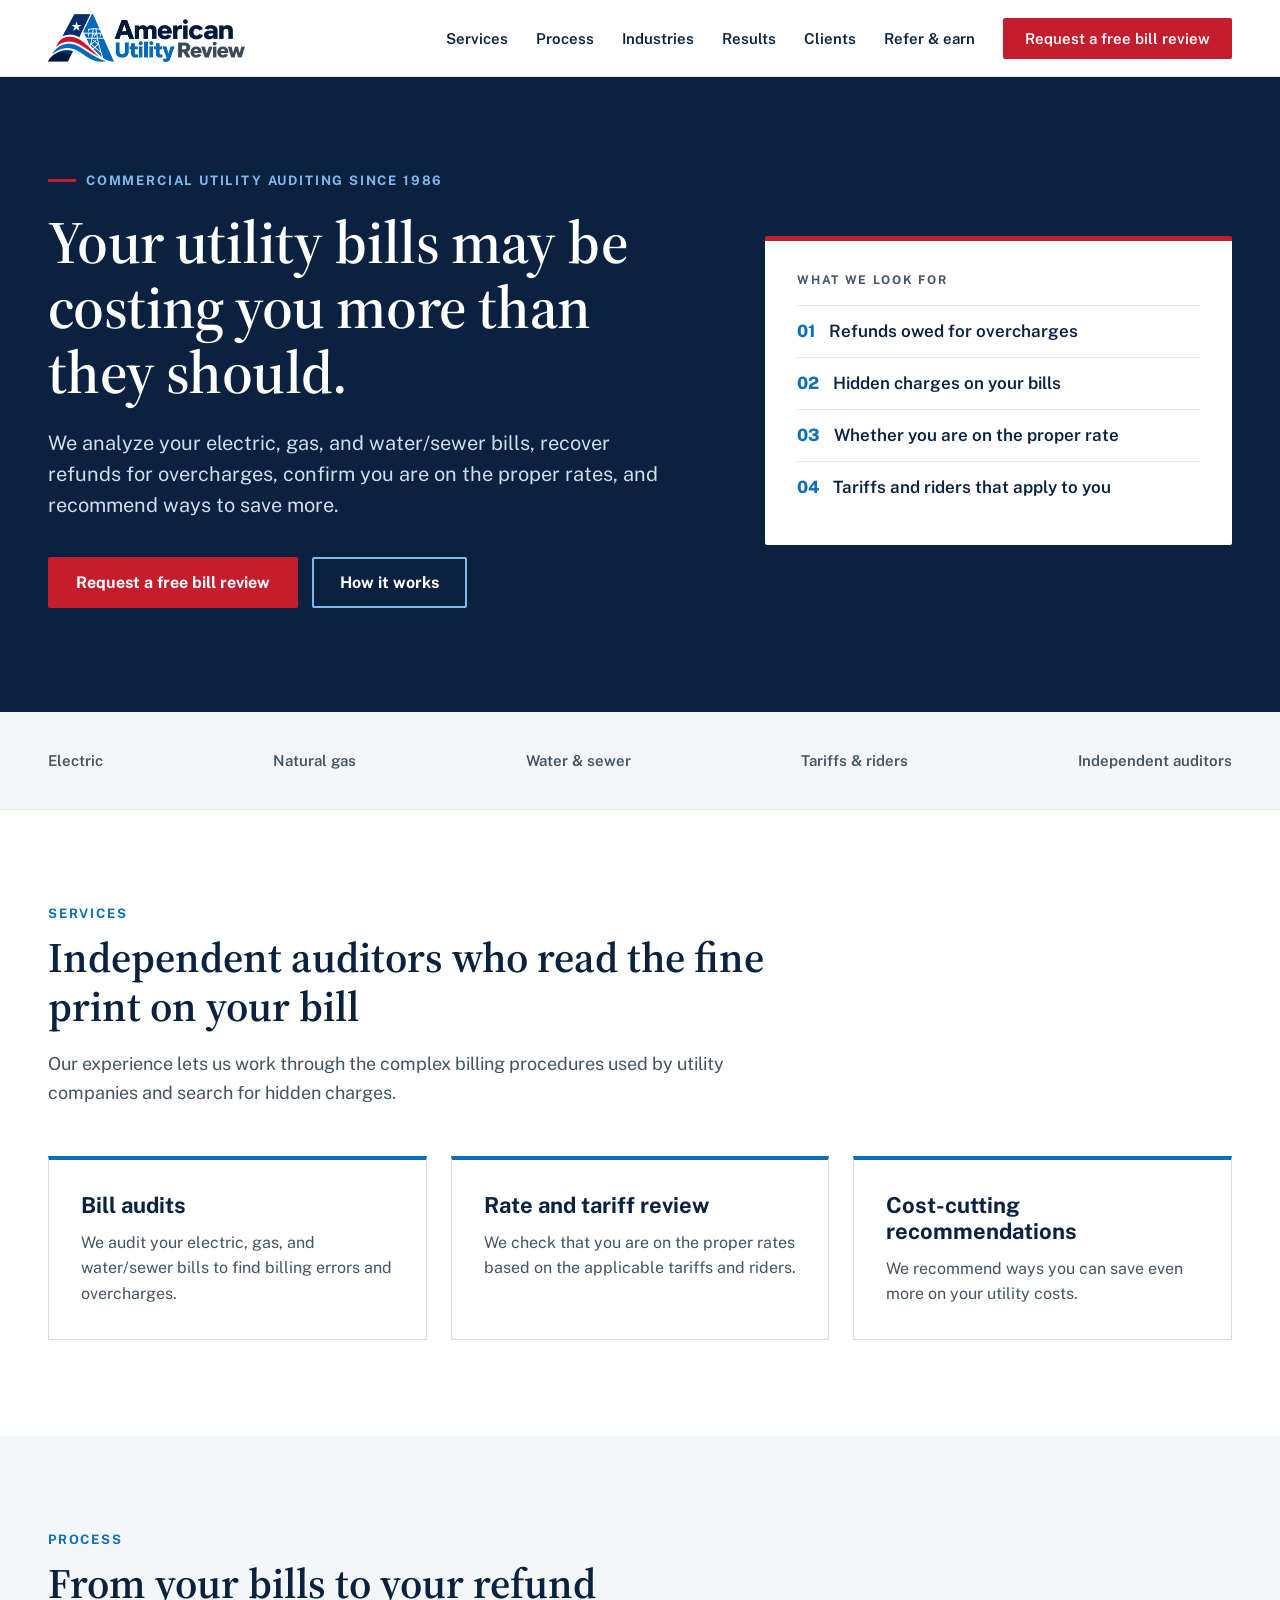
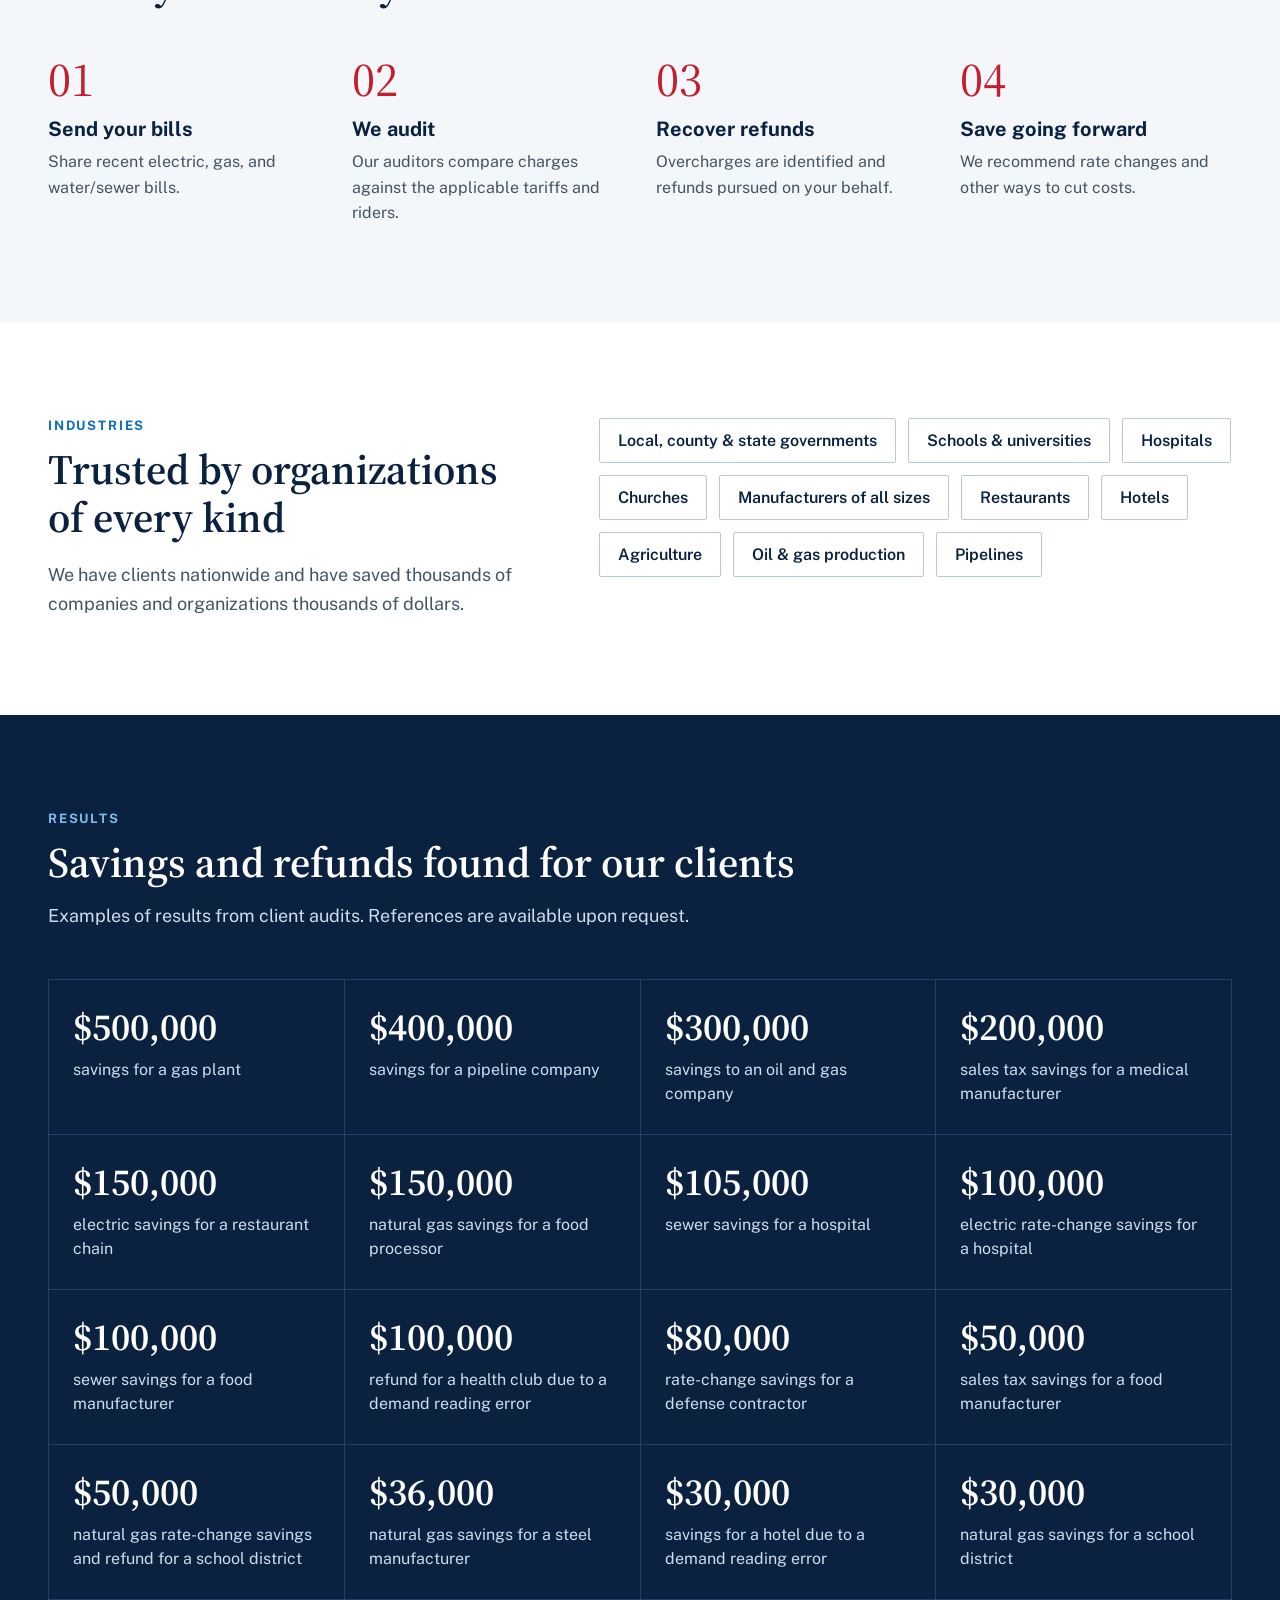
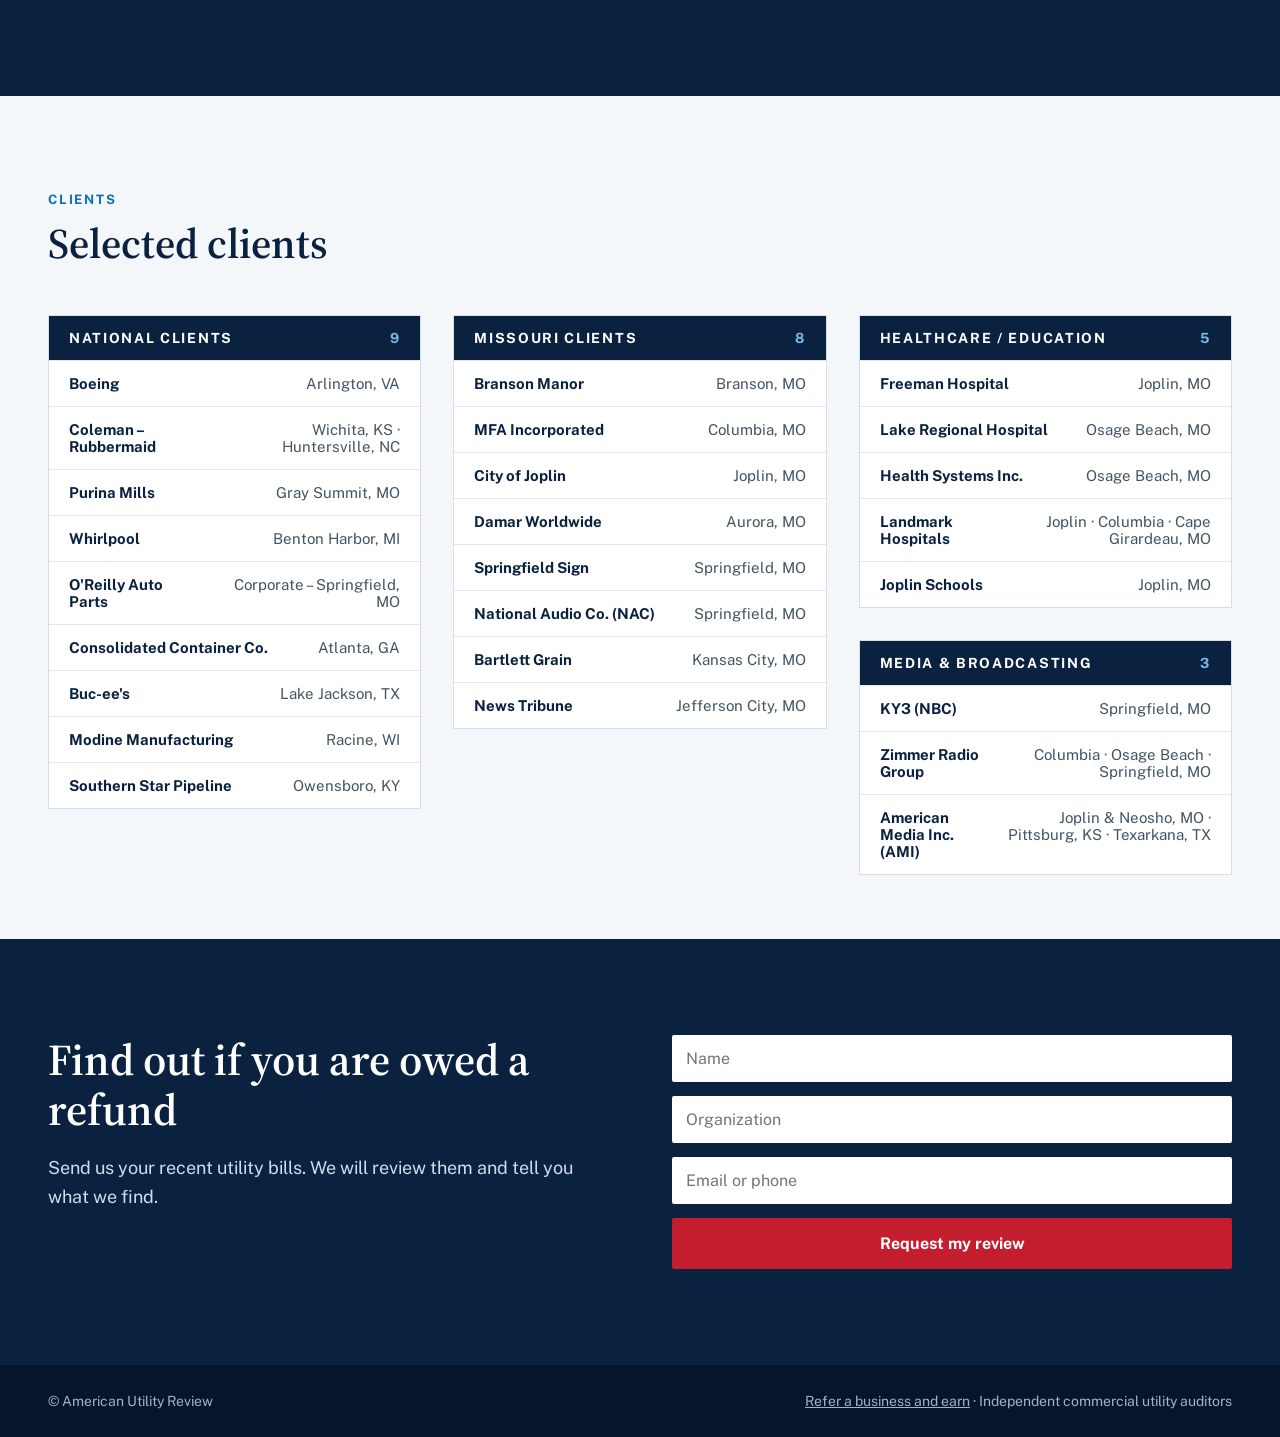
<file: index.html>
<!DOCTYPE html>
<html lang="en">
<head>
<meta charset="utf-8">
<meta name="viewport" content="width=device-width, initial-scale=1">
<title>American Utility Review | Commercial Utility Bill Auditing</title>
<meta name="description" content="Independent commercial utility auditors since 1986. We audit electric, gas, and water/sewer bills to recover refunds for overcharges and confirm you are on the proper rates.">
<link rel="icon" type="image/png" sizes="32x32" href="favicon-32.png">
<link rel="icon" type="image/png" sizes="192x192" href="icon-192.png">
<link rel="apple-touch-icon" href="apple-touch-icon.png">
<link rel="manifest" href="/manifest.webmanifest">
<meta name="theme-color" content="#0a2240">
<meta name="apple-mobile-web-app-title" content="AUR">
<meta name="apple-mobile-web-app-capable" content="yes">
<meta name="apple-mobile-web-app-status-bar-style" content="default">
<link rel="preconnect" href="https://fonts.googleapis.com">
<link rel="preconnect" href="https://fonts.gstatic.com" crossorigin>
<link href="https://fonts.googleapis.com/css2?family=Public+Sans:wght@400;500;600;700;800&family=Source+Serif+4:wght@500;600&display=swap" rel="stylesheet">
<link rel="stylesheet" href="styles.css">
</head>
<body>
<header class="site-header">
  <a href="#top" aria-label="American Utility Review home"><img class="site-header__logo" src="logo.png" alt="American Utility Review" width="197" height="48"></a>
  <div class="header-actions">
    <a href="#contact" class="btn btn--primary header-cta"><span class="header-cta__long">Request a free bill review</span><span class="header-cta__short">Free bill review</span></a>
    <button class="nav-toggle" type="button" aria-controls="site-nav" aria-expanded="false" aria-label="Open menu"><span class="nav-toggle__bars"></span></button>
  </div>
  <nav class="site-nav" id="site-nav" aria-label="Main">
    <a href="#services">Services</a>
    <a href="#process">Process</a>
    <a href="#industries">Industries</a>
    <a href="#savings">Results</a>
    <a href="#clients">Clients</a>
    <a href="/refer.html">Refer &amp; earn</a>
    <a href="#contact" class="btn btn--primary nav-cta">Request a free bill review</a>
  </nav>
</header>

<main id="top">
<section class="hero section--dark">
  <div class="wrap hero__grid">
    <div>
      <div class="hero__kicker">Commercial utility auditing since 1986</div>
      <h1>Your utility bills may be costing you more than they should.</h1>
      <p class="hero__lede">We analyze your electric, gas, and water/sewer bills, recover refunds for overcharges, confirm you are on the proper rates, and recommend ways to save more.</p>
      <div class="hero__actions">
        <a href="#contact" class="btn btn--primary">Request a free bill review</a>
        <a href="#process" class="btn btn--outline">How it works</a>
      </div>
    </div>
    <div class="finds">
      <div class="finds__title">What we look for</div>
      <ol>
        <li>Refunds owed for overcharges</li>
        <li>Hidden charges on your bills</li>
        <li>Whether you are on the proper rate</li>
        <li>Tariffs and riders that apply to you</li>
      </ol>
    </div>
  </div>
</section>

<section class="strip" aria-label="What we audit">
  <div class="wrap">
    <span>Electric</span><span>Natural gas</span><span>Water &amp; sewer</span><span>Tariffs &amp; riders</span><span>Independent auditors</span>
  </div>
</section>

<section id="services" class="section">
  <div class="wrap">
    <div class="eyebrow">Services</div>
    <h2 class="h2 measure">Independent auditors who read the fine print on your bill</h2>
    <p class="lede measure">Our experience lets us work through the complex billing procedures used by utility companies and search for hidden charges.</p>
    <div class="cards">
      <div class="card">
        <h3>Bill audits</h3>
        <p>We audit your electric, gas, and water/sewer bills to find billing errors and overcharges.</p>
      </div>
      <div class="card">
        <h3>Rate and tariff review</h3>
        <p>We check that you are on the proper rates based on the applicable tariffs and riders.</p>
      </div>
      <div class="card">
        <h3>Cost-cutting recommendations</h3>
        <p>We recommend ways you can save even more on your utility costs.</p>
      </div>
    </div>
  </div>
</section>

<section id="process" class="section section--tint">
  <div class="wrap">
    <div class="eyebrow">Process</div>
    <h2 class="h2">From your bills to your refund</h2>
    <ol class="steps">
      <li>
        <h3>Send your bills</h3>
        <p>Share recent electric, gas, and water/sewer bills.</p>
      </li>
      <li>
        <h3>We audit</h3>
        <p>Our auditors compare charges against the applicable tariffs and riders.</p>
      </li>
      <li>
        <h3>Recover refunds</h3>
        <p>Overcharges are identified and refunds pursued on your behalf.</p>
      </li>
      <li>
        <h3>Save going forward</h3>
        <p>We recommend rate changes and other ways to cut costs.</p>
      </li>
    </ol>
  </div>
</section>

<section id="industries" class="section">
  <div class="wrap industries">
    <div>
      <div class="eyebrow">Industries</div>
      <h2 class="h2">Trusted by organizations of every kind</h2>
      <p class="lede">We have clients nationwide and have saved thousands of companies and organizations thousands of dollars.</p>
    </div>
    <ul class="chips">
      <li>Local, county &amp; state governments</li>
      <li>Schools &amp; universities</li>
      <li>Hospitals</li>
      <li>Churches</li>
      <li>Manufacturers of all sizes</li>
      <li>Restaurants</li>
      <li>Hotels</li>
      <li>Agriculture</li>
      <li>Oil &amp; gas production</li>
      <li>Pipelines</li>
    </ul>
  </div>
</section>

<section id="savings" class="section section--dark">
  <div class="wrap">
    <div class="eyebrow">Results</div>
    <h2 class="h2 measure">Savings and refunds found for our clients</h2>
    <p class="lede measure">Examples of results from client audits. References are available upon request.</p>
    <ul class="savings">
      <li><div class="savings__amt">$500,000</div><div class="savings__desc">savings for a gas plant</div></li>
      <li><div class="savings__amt">$400,000</div><div class="savings__desc">savings for a pipeline company</div></li>
      <li><div class="savings__amt">$300,000</div><div class="savings__desc">savings to an oil and gas company</div></li>
      <li><div class="savings__amt">$200,000</div><div class="savings__desc">sales tax savings for a medical manufacturer</div></li>
      <li><div class="savings__amt">$150,000</div><div class="savings__desc">electric savings for a restaurant chain</div></li>
      <li><div class="savings__amt">$150,000</div><div class="savings__desc">natural gas savings for a food processor</div></li>
      <li><div class="savings__amt">$105,000</div><div class="savings__desc">sewer savings for a hospital</div></li>
      <li><div class="savings__amt">$100,000</div><div class="savings__desc">electric rate-change savings for a hospital</div></li>
      <li><div class="savings__amt">$100,000</div><div class="savings__desc">sewer savings for a food manufacturer</div></li>
      <li><div class="savings__amt">$100,000</div><div class="savings__desc">refund for a health club due to a demand reading error</div></li>
      <li><div class="savings__amt">$80,000</div><div class="savings__desc">rate-change savings for a defense contractor</div></li>
      <li><div class="savings__amt">$50,000</div><div class="savings__desc">sales tax savings for a food manufacturer</div></li>
      <li><div class="savings__amt">$50,000</div><div class="savings__desc">natural gas rate-change savings and refund for a school district</div></li>
      <li><div class="savings__amt">$36,000</div><div class="savings__desc">natural gas savings for a steel manufacturer</div></li>
      <li><div class="savings__amt">$30,000</div><div class="savings__desc">savings for a hotel due to a demand reading error</div></li>
      <li><div class="savings__amt">$30,000</div><div class="savings__desc">natural gas savings for a school district</div></li>
    </ul>
  </div>
</section>

<section id="clients" class="section section--tint">
  <div class="wrap">
    <div class="eyebrow">Clients</div>
    <h2 class="h2">Selected clients</h2>
    <div class="client-groups">
      <div class="client-group">
        <h3 class="client-group__head"><span>National Clients</span><span class="client-group__count">9</span></h3>
        <ul>
          <li><strong>Boeing</strong><span>Arlington, VA</span></li>
          <li><strong>Coleman – Rubbermaid</strong><span>Wichita, KS · Huntersville, NC</span></li>
          <li><strong>Purina Mills</strong><span>Gray Summit, MO</span></li>
          <li><strong>Whirlpool</strong><span>Benton Harbor, MI</span></li>
          <li><strong>O'Reilly Auto Parts</strong><span>Corporate – Springfield, MO</span></li>
          <li><strong>Consolidated Container Co.</strong><span>Atlanta, GA</span></li>
          <li><strong>Buc-ee's</strong><span>Lake Jackson, TX</span></li>
          <li><strong>Modine Manufacturing</strong><span>Racine, WI</span></li>
          <li><strong>Southern Star Pipeline</strong><span>Owensboro, KY</span></li>
        </ul>
      </div>
      <div class="client-group">
        <h3 class="client-group__head"><span>Missouri Clients</span><span class="client-group__count">8</span></h3>
        <ul>
          <li><strong>Branson Manor</strong><span>Branson, MO</span></li>
          <li><strong>MFA Incorporated</strong><span>Columbia, MO</span></li>
          <li><strong>City of Joplin</strong><span>Joplin, MO</span></li>
          <li><strong>Damar Worldwide</strong><span>Aurora, MO</span></li>
          <li><strong>Springfield Sign</strong><span>Springfield, MO</span></li>
          <li><strong>National Audio Co. (NAC)</strong><span>Springfield, MO</span></li>
          <li><strong>Bartlett Grain</strong><span>Kansas City, MO</span></li>
          <li><strong>News Tribune</strong><span>Jefferson City, MO</span></li>
        </ul>
      </div>
      <div class="client-group">
        <h3 class="client-group__head"><span>Healthcare / Education</span><span class="client-group__count">5</span></h3>
        <ul>
          <li><strong>Freeman Hospital</strong><span>Joplin, MO</span></li>
          <li><strong>Lake Regional Hospital</strong><span>Osage Beach, MO</span></li>
          <li><strong>Health Systems Inc.</strong><span>Osage Beach, MO</span></li>
          <li><strong>Landmark Hospitals</strong><span>Joplin · Columbia · Cape Girardeau, MO</span></li>
          <li><strong>Joplin Schools</strong><span>Joplin, MO</span></li>
        </ul>
      </div>
      <div class="client-group">
        <h3 class="client-group__head"><span>Media &amp; Broadcasting</span><span class="client-group__count">3</span></h3>
        <ul>
          <li><strong>KY3 (NBC)</strong><span>Springfield, MO</span></li>
          <li><strong>Zimmer Radio Group</strong><span>Columbia · Osage Beach · Springfield, MO</span></li>
          <li><strong>American Media Inc. (AMI)</strong><span>Joplin &amp; Neosho, MO · Pittsburg, KS · Texarkana, TX</span></li>
        </ul>
      </div>
    </div>
  </div>
</section>

<section id="contact" class="section section--dark">
  <div class="wrap contact">
    <div>
      <h2>Find out if you are owed a refund</h2>
      <p class="lede">Send us your recent utility bills. We will review them and tell you what we find.</p>
    </div>
    <form class="contact-form" id="contact-form" action="https://api.web3forms.com/submit" method="POST">
      <input type="hidden" name="access_key" value="c7087f01-704a-4610-b076-ad5c85067f54">
      <input type="hidden" name="subject" value="New bill review request - American Utility Review">
      <input type="hidden" name="from_name" value="American Utility Review website">
      <input type="checkbox" name="botcheck" class="visually-hidden" tabindex="-1" autocomplete="off" aria-hidden="true">
      <label class="visually-hidden" for="cf-name">Name</label>
      <input id="cf-name" name="name" placeholder="Name" autocomplete="name" required>
      <label class="visually-hidden" for="cf-org">Organization</label>
      <input id="cf-org" name="organization" placeholder="Organization" autocomplete="organization">
      <label class="visually-hidden" for="cf-contact">Email or phone</label>
      <input id="cf-contact" name="contact" placeholder="Email or phone" required>
      <button type="submit">Request my review</button>
    </form>
  </div>
</section>
</main>

<footer class="site-footer"><span>&copy; American Utility Review</span><span><a href="/refer.html">Refer a business and earn</a> &middot; Independent commercial utility auditors</span></footer>
<script src="referral-config.js"></script>
<script src="main.js"></script>
</body>
</html>
</file>
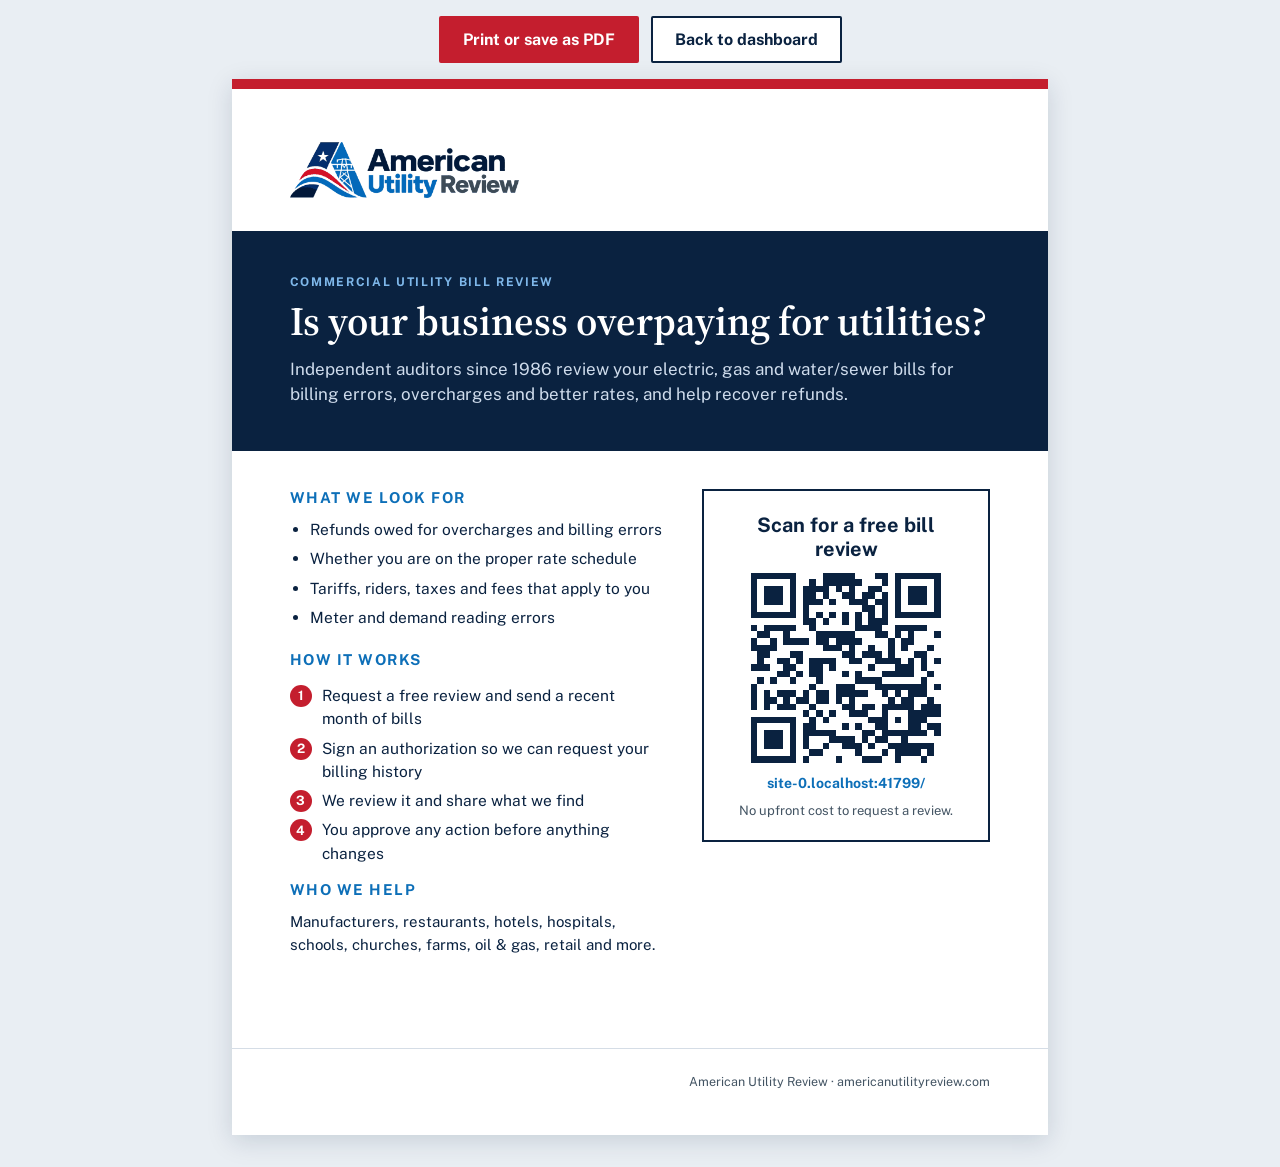
<file: flyer.html>
<!DOCTYPE html>
<html lang="en">
<head>
<meta charset="utf-8">
<meta name="viewport" content="width=device-width, initial-scale=1">
<title>Free utility bill review | American Utility Review</title>
<meta name="robots" content="noindex">
<link rel="icon" type="image/png" sizes="32x32" href="favicon-32.png">
<link rel="preconnect" href="https://fonts.googleapis.com">
<link rel="preconnect" href="https://fonts.gstatic.com" crossorigin>
<link href="https://fonts.googleapis.com/css2?family=Public+Sans:wght@400;500;600;700;800&family=Source+Serif+4:wght@500;600&display=swap" rel="stylesheet">
<style>
  :root { --navy: #0a2240; --blue: #0d6fb8; --red: #c41e2e; --slate: #435463; --tint: #f4f7fa; --line: #d5dde6; }
  * { box-sizing: border-box; }
  body { margin: 0; background: #e9eef3; font-family: 'Public Sans', sans-serif; color: var(--navy); }
  .toolbar { display: flex; justify-content: center; gap: 12px; padding: 16px; }
  .toolbar button, .toolbar a {
    font: inherit; font-weight: 700; padding: 12px 22px; border-radius: 2px; cursor: pointer; text-decoration: none;
    border: 2px solid var(--navy); background: #fff; color: var(--navy);
  }
  .toolbar .primary { background: var(--red); border-color: var(--red); color: #fff; }
  .sheet {
    width: 8.5in; min-height: 11in; margin: 0 auto 32px; background: #fff; box-shadow: 0 6px 24px rgba(10,34,64,.15);
    display: flex; flex-direction: column;
  }
  .top { padding: .55in .6in .35in; border-top: 10px solid var(--red); }
  .top img { height: 56px; display: block; }
  .hero { background: var(--navy); color: #fff; padding: .45in .6in; }
  .kicker { font-size: 12px; font-weight: 700; letter-spacing: .14em; text-transform: uppercase; color: #7fb8ea; }
  h1 { font-family: 'Source Serif 4', serif; font-weight: 600; font-size: 40px; line-height: 1.1; margin: 10px 0 14px; }
  .hero p { font-size: 17px; line-height: 1.5; color: #cfdcec; margin: 0; }
  .body { padding: .4in .6in; display: grid; grid-template-columns: 1.3fr 1fr; gap: .4in; flex: 1; }
  h2 { font-size: 15px; letter-spacing: .1em; text-transform: uppercase; color: var(--blue); margin: 0 0 12px; }
  ul { margin: 0 0 22px; padding-left: 20px; }
  li { font-size: 15.5px; line-height: 1.5; margin-bottom: 6px; }
  .steps { counter-reset: s; list-style: none; padding: 0; }
  .steps li { counter-increment: s; display: flex; gap: 10px; }
  .steps li::before { content: counter(s); flex: none; width: 22px; height: 22px; border-radius: 50%; background: var(--red); color: #fff; font-size: 13px; font-weight: 700; display: grid; place-items: center; margin-top: 1px; }
  .qr-box { border: 2px solid var(--navy); padding: 22px; text-align: center; align-self: start; }
  .qr-box h3 { margin: 0 0 12px; font-size: 20px; }
  #qr { display: flex; justify-content: center; margin: 0 auto 12px; }
  #qr img, #qr canvas { width: 190px; height: 190px; }
  .url { font-weight: 700; font-size: 14px; word-break: break-all; color: var(--blue); }
  .foot { padding: .25in .6in .45in; border-top: 1px solid var(--line); display: flex; justify-content: space-between; gap: 16px; font-size: 12.5px; color: var(--slate); line-height: 1.5; }
  .shared { font-weight: 600; color: var(--navy); }
  @page { size: letter; margin: 0; }
  @media print {
    body { background: #fff; }
    .toolbar { display: none; }
    .sheet { box-shadow: none; margin: 0; width: auto; min-height: 100vh; }
    .hero { -webkit-print-color-adjust: exact; print-color-adjust: exact; }
    .steps li::before, .top { -webkit-print-color-adjust: exact; print-color-adjust: exact; }
  }
  @media screen and (max-width: 860px) {
    .sheet { width: auto; min-height: 0; margin: 0 12px 24px; }
    .body { grid-template-columns: 1fr; }
    h1 { font-size: 30px; }
  }
</style>
</head>
<body>
<div class="toolbar">
  <button type="button" class="primary" onclick="window.print()">Print or save as PDF</button>
  <a href="partner.html">Back to dashboard</a>
</div>

<div class="sheet">
  <div class="top"><img src="logo.png" alt="American Utility Review"></div>
  <div class="hero">
    <div class="kicker">Commercial utility bill review</div>
    <h1>Is your business overpaying for utilities?</h1>
    <p>Independent auditors since 1986 review your electric, gas and water/sewer bills for billing errors, overcharges and better rates, and help recover refunds.</p>
  </div>
  <div class="body">
    <div>
      <h2>What we look for</h2>
      <ul>
        <li>Refunds owed for overcharges and billing errors</li>
        <li>Whether you are on the proper rate schedule</li>
        <li>Tariffs, riders, taxes and fees that apply to you</li>
        <li>Meter and demand reading errors</li>
      </ul>
      <h2>How it works</h2>
      <ol class="steps">
        <li>Request a free review and send a recent month of bills</li>
        <li>Sign an authorization so we can request your billing history</li>
        <li>We review it and share what we find</li>
        <li>You approve any action before anything changes</li>
      </ol>
      <h2>Who we help</h2>
      <p style="font-size:15px;line-height:1.55;margin:0">Manufacturers, restaurants, hotels, hospitals, schools, churches, farms, oil &amp; gas, retail and more.</p>
    </div>
    <div class="qr-box">
      <h3>Scan for a free bill review</h3>
      <div id="qr"></div>
      <div class="url" id="url"></div>
      <p style="font-size:13px;color:var(--slate);margin:12px 0 0">No upfront cost to request a review.</p>
    </div>
  </div>
  <div class="foot">
    <span class="shared" id="shared"></span>
    <span>American Utility Review &middot; americanutilityreview.com</span>
  </div>
</div>

<script src="qrcode.min.js"></script>
<script>
  (function () {
    var p = new URLSearchParams(location.search);
    var code = (p.get('code') || '').toUpperCase().replace(/[^A-Z0-9]/g, '').slice(0, 12);
    var name = (p.get('name') || '').slice(0, 60);
    var link = location.origin + '/' + (code ? '?ref=' + code : '');
    document.getElementById('url').textContent = link.replace(/^https?:\/\//, '');
    if (name) {
      document.getElementById('shared').textContent = 'Shared by ' + name + ', an AUR referral partner who may earn a referral fee.';
    }
    new QRCode(document.getElementById('qr'), { text: link, width: 190, height: 190, colorDark: '#0a2240', colorLight: '#ffffff', correctLevel: QRCode.CorrectLevel.M });
  })();
</script>
</body>
</html>
</file>
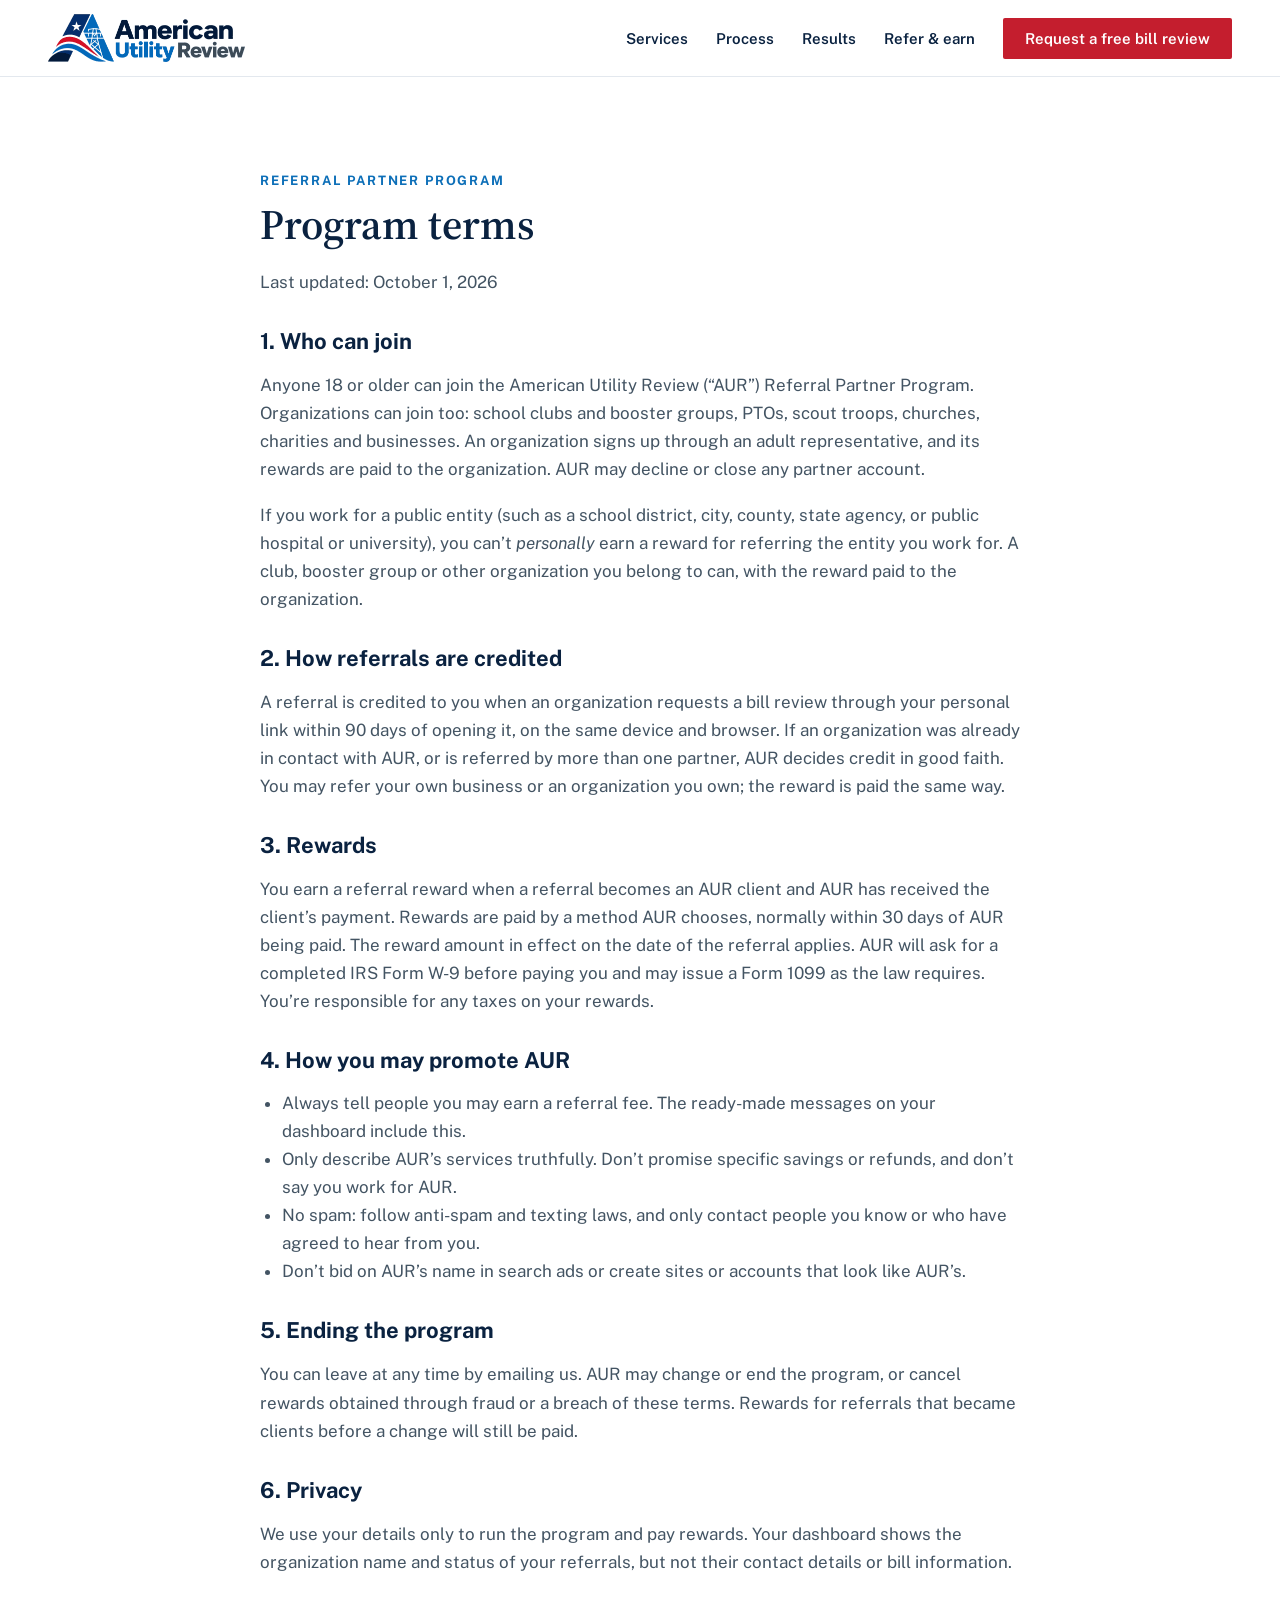
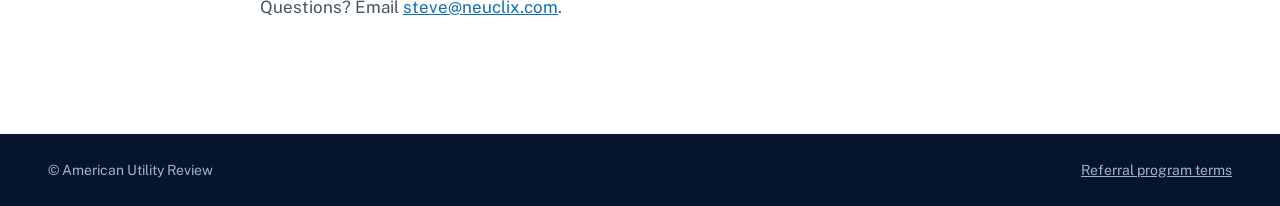
<file: referral-terms.html>
<!DOCTYPE html>
<html lang="en">
<head>
<meta charset="utf-8">
<meta name="viewport" content="width=device-width, initial-scale=1">
<title>Referral program terms | American Utility Review</title>
<meta name="description" content="Terms of the American Utility Review referral partner program.">
<link rel="icon" type="image/png" sizes="32x32" href="favicon-32.png">
<link rel="icon" type="image/png" sizes="192x192" href="icon-192.png">
<link rel="apple-touch-icon" href="apple-touch-icon.png">
<link rel="manifest" href="/manifest.webmanifest">
<meta name="theme-color" content="#0a2240">
<meta name="apple-mobile-web-app-title" content="AUR">
<meta name="apple-mobile-web-app-capable" content="yes">
<meta name="apple-mobile-web-app-status-bar-style" content="default">
<link rel="preconnect" href="https://fonts.googleapis.com">
<link rel="preconnect" href="https://fonts.gstatic.com" crossorigin>
<link href="https://fonts.googleapis.com/css2?family=Public+Sans:wght@400;500;600;700;800&family=Source+Serif+4:wght@500;600&display=swap" rel="stylesheet">
<link rel="stylesheet" href="styles.css">
</head>
<body>
<header class="site-header">
  <a href="/" aria-label="American Utility Review home"><img class="site-header__logo" src="logo.png" alt="American Utility Review" width="197" height="48"></a>
  <div class="header-actions">
    <a href="/#contact" class="btn btn--primary header-cta"><span class="header-cta__long">Request a free bill review</span><span class="header-cta__short">Free bill review</span></a>
    <button class="nav-toggle" type="button" aria-controls="site-nav" aria-expanded="false" aria-label="Open menu"><span class="nav-toggle__bars"></span></button>
  </div>
  <nav class="site-nav" id="site-nav" aria-label="Main">
    <a href="/#services">Services</a>
    <a href="/#process">Process</a>
    <a href="/#savings">Results</a>
    <a href="/refer.html">Refer &amp; earn</a>
    <a href="/#contact" class="btn btn--primary nav-cta">Request a free bill review</a>
  </nav>
</header>

<main>
<section class="section">
  <div class="wrap measure prose">
    <div class="eyebrow">Referral partner program</div>
    <h1 class="h2">Program terms</h1>
    <p class="fine-print">Last updated: October 1, 2026</p>

    <h2>1. Who can join</h2>
    <p>Anyone 18 or older can join the American Utility Review (&ldquo;AUR&rdquo;) Referral Partner Program. Organizations can join too: school clubs and booster groups, PTOs, scout troops, churches, charities and businesses. An organization signs up through an adult representative, and its rewards are paid to the organization. AUR may decline or close any partner account.</p>
    <p>If you work for a public entity (such as a school district, city, county, state agency, or public hospital or university), you can&rsquo;t <em>personally</em> earn a reward for referring the entity you work for. A club, booster group or other organization you belong to can, with the reward paid to the organization.</p>

    <h2>2. How referrals are credited</h2>
    <p>A referral is credited to you when an organization requests a bill review through your personal link within 90 days of opening it, on the same device and browser. If an organization was already in contact with AUR, or is referred by more than one partner, AUR decides credit in good faith. You may refer your own business or an organization you own; the reward is paid the same way.</p>

    <h2>3. Rewards</h2>
    <p>You earn <span class="js-reward">a referral reward</span> when a referral becomes an AUR client and AUR has received the client&rsquo;s payment. Rewards are paid by a method AUR chooses, normally within 30 days of AUR being paid. The reward amount in effect on the date of the referral applies. AUR will ask for a completed IRS Form W-9 before paying you and may issue a Form 1099 as the law requires. You&rsquo;re responsible for any taxes on your rewards.</p>

    <h2>4. How you may promote AUR</h2>
    <ul>
      <li>Always tell people you may earn a referral fee. The ready-made messages on your dashboard include this.</li>
      <li>Only describe AUR&rsquo;s services truthfully. Don&rsquo;t promise specific savings or refunds, and don&rsquo;t say you work for AUR.</li>
      <li>No spam: follow anti-spam and texting laws, and only contact people you know or who have agreed to hear from you.</li>
      <li>Don&rsquo;t bid on AUR&rsquo;s name in search ads or create sites or accounts that look like AUR&rsquo;s.</li>
    </ul>

    <h2>5. Ending the program</h2>
    <p>You can leave at any time by emailing us. AUR may change or end the program, or cancel rewards obtained through fraud or a breach of these terms. Rewards for referrals that became clients before a change will still be paid.</p>

    <h2>6. Privacy</h2>
    <p>We use your details only to run the program and pay rewards. Your dashboard shows the organization name and status of your referrals, but not their contact details or bill information.</p>

    <p>Questions? Email <a href="mailto:steve@neuclix.com">steve@neuclix.com</a>.</p>
  </div>
</section>
</main>

<footer class="site-footer"><span>&copy; American Utility Review</span><span><a href="/referral-terms.html">Referral program terms</a></span></footer>
<script src="referral-config.js"></script>
<script src="main.js"></script>
<script src="referral.js"></script>
</body>
</html>
</file>
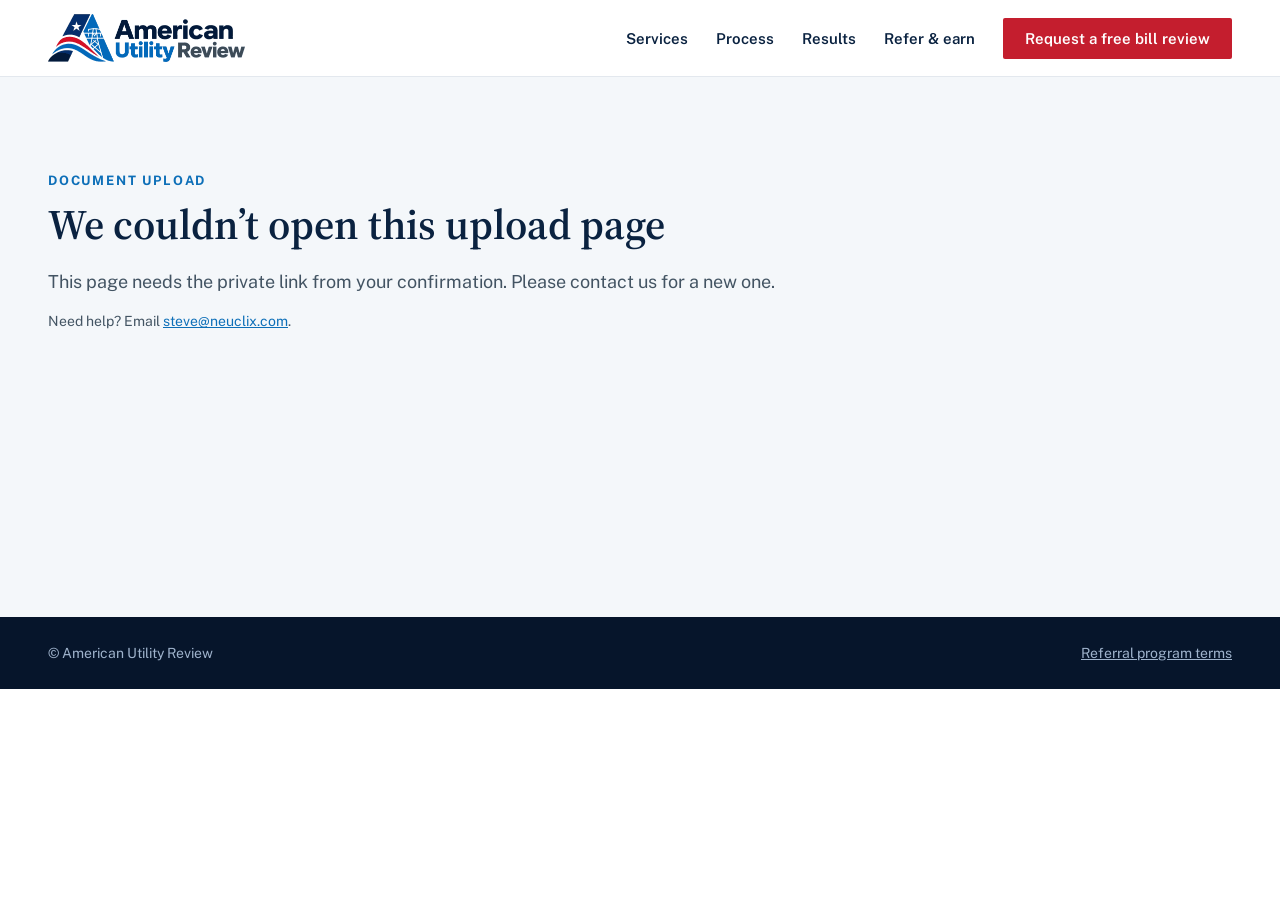
<file: upload.html>
<!DOCTYPE html>
<html lang="en">
<head>
<meta charset="utf-8">
<meta name="viewport" content="width=device-width, initial-scale=1">
<title>Upload your bills | American Utility Review</title>
<meta name="robots" content="noindex">
<meta name="description" content="Securely upload utility bills for your free American Utility Review bill review.">
<link rel="icon" type="image/png" sizes="32x32" href="favicon-32.png">
<link rel="icon" type="image/png" sizes="192x192" href="icon-192.png">
<link rel="apple-touch-icon" href="apple-touch-icon.png">
<link rel="manifest" href="/manifest.webmanifest">
<meta name="theme-color" content="#0a2240">
<meta name="apple-mobile-web-app-title" content="AUR">
<meta name="apple-mobile-web-app-capable" content="yes">
<meta name="apple-mobile-web-app-status-bar-style" content="default">
<link rel="preconnect" href="https://fonts.googleapis.com">
<link rel="preconnect" href="https://fonts.gstatic.com" crossorigin>
<link href="https://fonts.googleapis.com/css2?family=Public+Sans:wght@400;500;600;700;800&family=Source+Serif+4:wght@500;600&display=swap" rel="stylesheet">
<link rel="stylesheet" href="styles.css">
</head>
<body>
<header class="site-header">
  <a href="/" aria-label="American Utility Review home"><img class="site-header__logo" src="logo.png" alt="American Utility Review" width="197" height="48"></a>
  <div class="header-actions">
    <a href="/#contact" class="btn btn--primary header-cta"><span class="header-cta__long">Request a free bill review</span><span class="header-cta__short">Free bill review</span></a>
    <button class="nav-toggle" type="button" aria-controls="site-nav" aria-expanded="false" aria-label="Open menu"><span class="nav-toggle__bars"></span></button>
  </div>
  <nav class="site-nav" id="site-nav" aria-label="Main">
    <a href="/#services">Services</a>
    <a href="/#process">Process</a>
    <a href="/#savings">Results</a>
    <a href="/refer.html">Refer &amp; earn</a>
    <a href="/#contact" class="btn btn--primary nav-cta">Request a free bill review</a>
  </nav>
</header>

<main>
<section class="section section--tint dash" id="upload-page">
  <div class="wrap">
    <div class="dash-loading" id="up-loading">Loading&hellip;</div>

    <div id="up-error" hidden>
      <div class="eyebrow">Document upload</div>
      <h1 class="h2">We couldn&rsquo;t open this upload page</h1>
      <p class="lede" id="up-error-text"></p>
      <p class="fine-print">Need help? Email <a href="mailto:steve@neuclix.com">steve@neuclix.com</a>.</p>
    </div>

    <div id="up-body" hidden>
      <div class="eyebrow">Your free bill review</div>
      <h1 class="h2">Thanks<span id="up-name"></span>! Two quick steps to start your review</h1>
      <p class="lede">Send us your recent utility bills and authorize us to request your records from your utility companies. <span id="up-org"></span></p>

      <div class="dash-grid up-grid">
        <div class="panel">
          <h2 class="panel__title"><span class="step-num">1</span> Upload your utility bills</h2>
          <p class="fine-print up-help">The last 12 months of electric, gas and water/sewer bills is ideal, but any recent bills help us get started. PDFs, photos or scans all work (up to 10&nbsp;MB each).</p>
          <label class="dropzone" id="dropzone">
            <input type="file" id="file-input" multiple accept=".pdf,.jpg,.jpeg,.png,.gif,.webp,.heic,.heif,.tif,.tiff,.csv,.xls,.xlsx,.doc,.docx,application/pdf,image/*">
            <span class="dropzone__title">Drag files here or <u>choose files</u></span>
            <span class="dropzone__hint">On a phone, you can take photos of paper bills.</span>
          </label>
          <ul class="file-list" id="file-list"></ul>
          <p class="form-msg" id="up-msg" role="status" aria-live="polite"></p>
          <p class="fine-print"><strong id="up-count">0</strong> file(s) received so far. You can come back to this page any time to add more.</p>
        </div>
        <div class="panel">
          <h2 class="panel__title"><span class="step-num">2</span> Sign the authorization</h2>
          <p class="fine-print up-help">This letter lets us obtain your billing history from your utility companies and handle refund and rate paperwork for you. We review findings with you and get your approval before acting.</p>
          <a class="btn btn--primary up-loa" id="loa-link" target="_blank" rel="noopener">Sign the authorization form</a>
          <p class="fine-print">Opens in a new tab. Takes about a minute.</p>
        </div>
      </div>

      <div class="panel">
        <h2 class="panel__title">How we protect your documents</h2>
        <ul class="tips">
          <li>Files go straight to American Utility Review&rsquo;s private, secure storage. Only our auditors can see them.</li>
          <li>We use your bills only to review your utility costs, and never share or sell them.</li>
          <li>American Utility Review will never ask for payment information to release a refund.</li>
        </ul>
      </div>
      <p class="fine-print">Keep this page&rsquo;s address private; anyone with it can add files to your review.</p>
    </div>
  </div>
</section>
</main>

<footer class="site-footer"><span>&copy; American Utility Review</span><span><a href="/referral-terms.html">Referral program terms</a></span></footer>
<script src="referral-config.js"></script>
<script src="main.js"></script>
<script src="upload.js"></script>
</body>
</html>
</file>
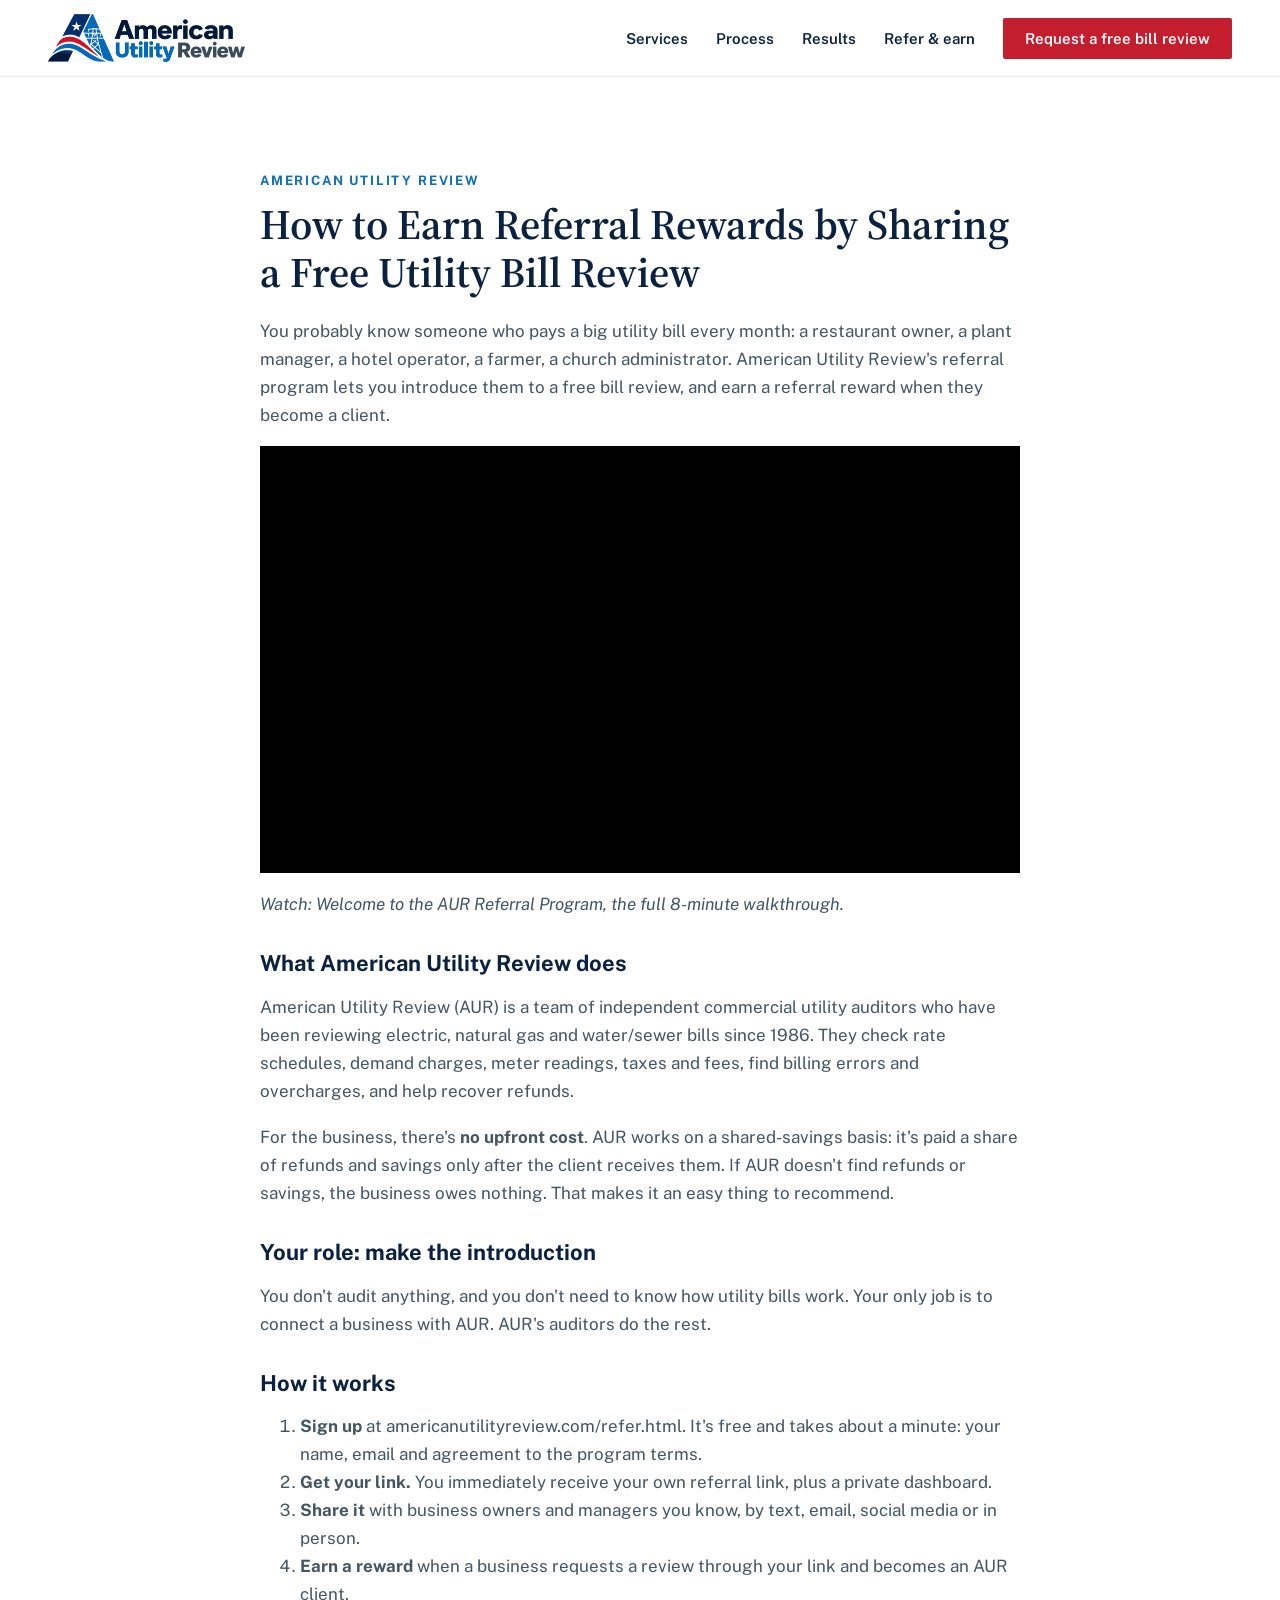
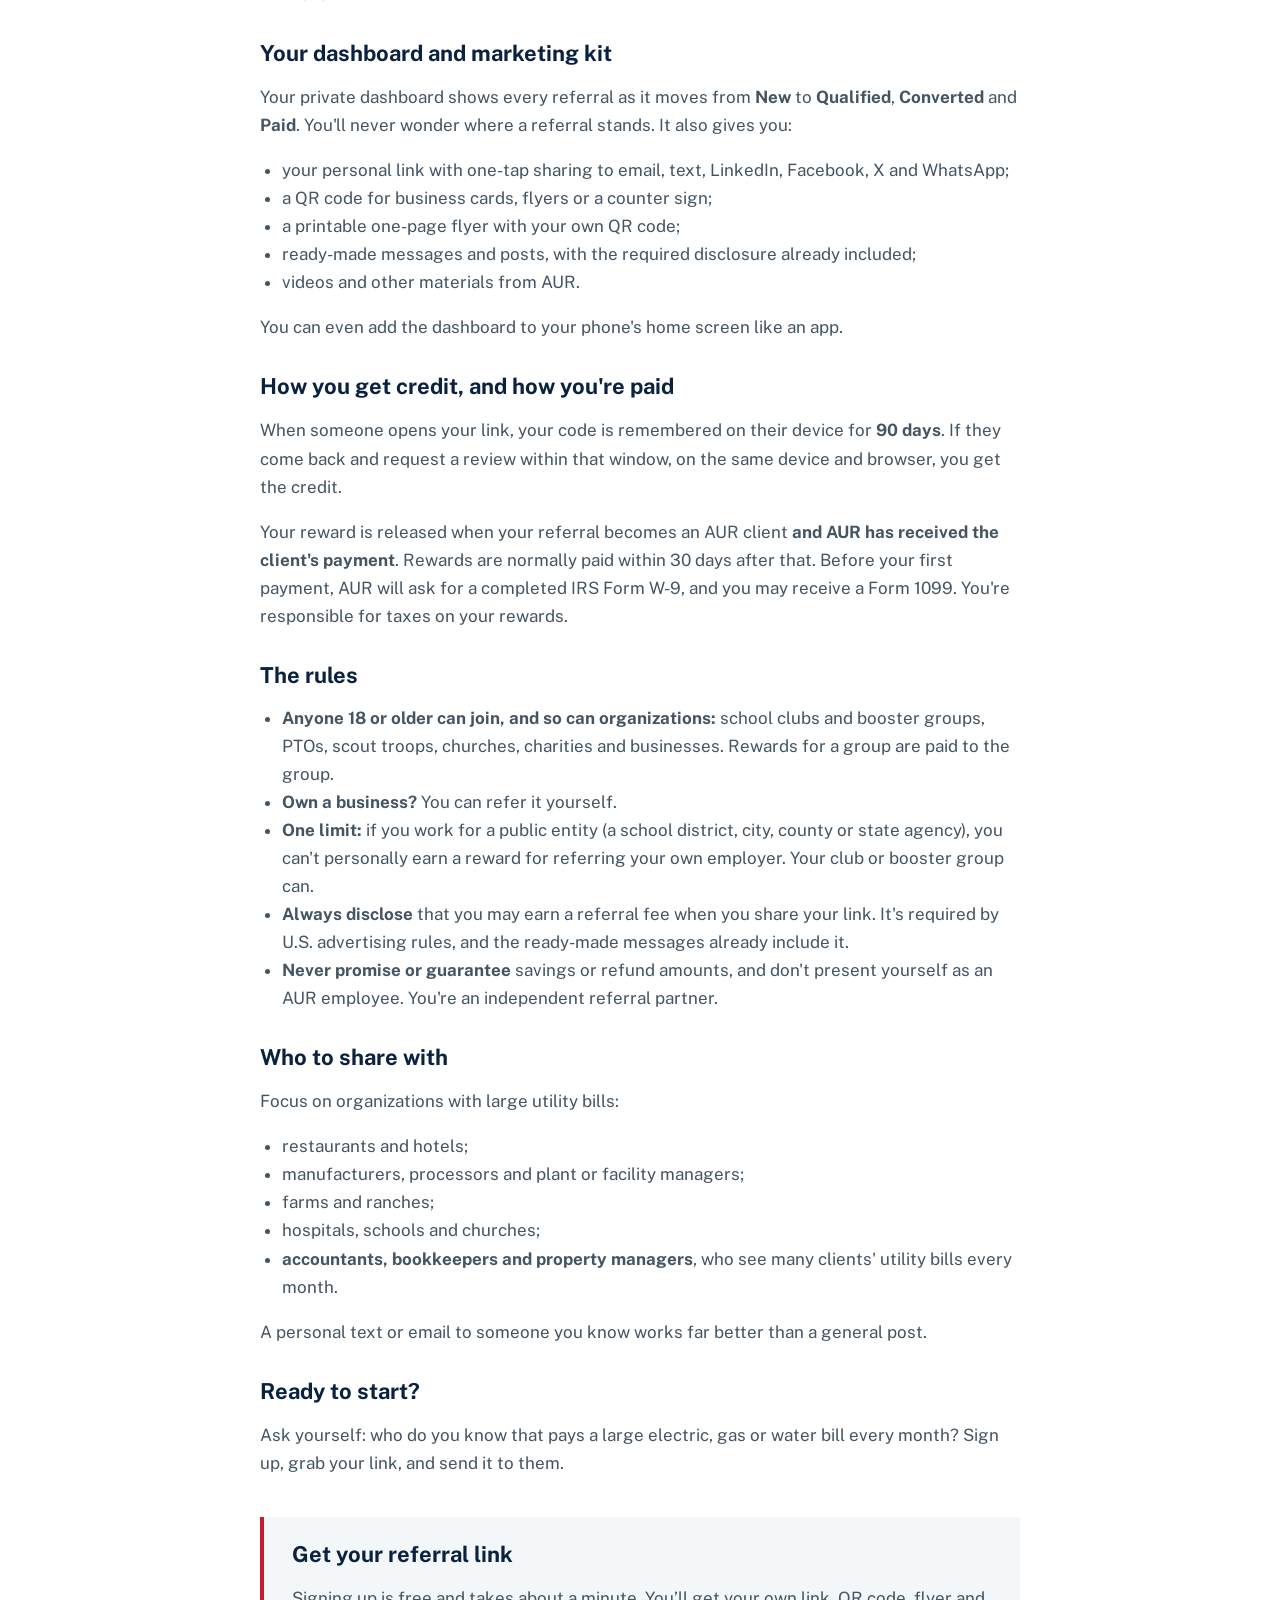
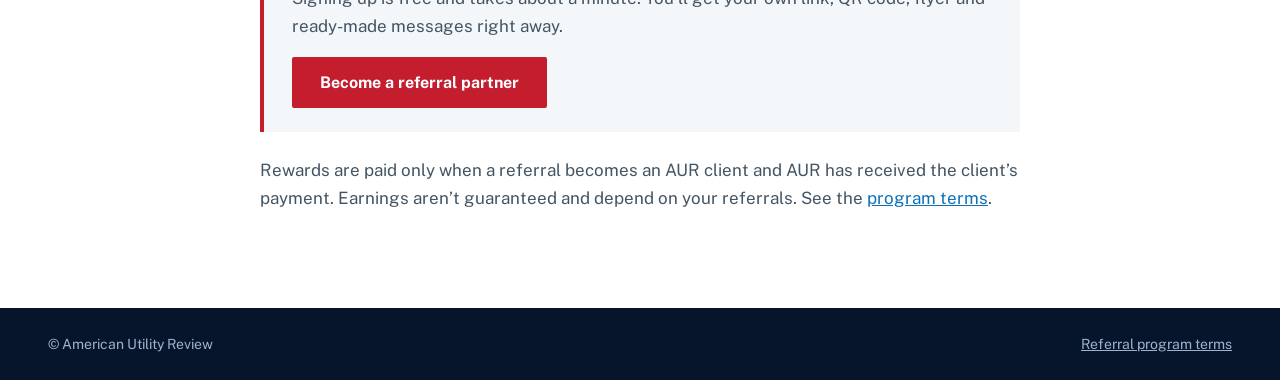
<file: blog/earn-referral-rewards.html>
<!DOCTYPE html>
<html lang="en">
<head>
<meta charset="utf-8">
<meta name="viewport" content="width=device-width, initial-scale=1">
<title>How to Earn Referral Rewards by Sharing a Free Utility Bill Review | American Utility Review</title>
<meta name="description" content="Introduce businesses to a free utility bill review from American Utility Review and earn a referral reward when they become a client. Here&#x27;s how the program works.">
<link rel="canonical" href="https://www.americanutilityreview.com/blog/earn-referral-rewards.html">
<meta property="og:type" content="article">
<meta property="og:title" content="How to Earn Referral Rewards by Sharing a Free Utility Bill Review">
<meta property="og:description" content="Introduce businesses to a free utility bill review from American Utility Review and earn a referral reward when they become a client. Here&#x27;s how the program works.">
<meta property="og:url" content="https://www.americanutilityreview.com/blog/earn-referral-rewards.html">
<meta property="og:image" content="https://www.americanutilityreview.com/blog/earn-referral-rewards.png">
<meta property="og:image:width" content="1280">
<meta property="og:image:height" content="720">
<meta name="twitter:card" content="summary_large_image">
<link rel="icon" type="image/png" sizes="32x32" href="/favicon-32.png">
<link rel="icon" type="image/png" sizes="192x192" href="/icon-192.png">
<link rel="apple-touch-icon" href="/apple-touch-icon.png">
<link rel="manifest" href="/manifest.webmanifest">
<meta name="theme-color" content="#0a2240">
<meta name="apple-mobile-web-app-title" content="AUR">
<meta name="apple-mobile-web-app-capable" content="yes">
<meta name="apple-mobile-web-app-status-bar-style" content="default">
<link rel="preconnect" href="https://fonts.googleapis.com">
<link rel="preconnect" href="https://fonts.gstatic.com" crossorigin>
<link href="https://fonts.googleapis.com/css2?family=Public+Sans:wght@400;500;600;700;800&family=Source+Serif+4:wght@500;600&display=swap" rel="stylesheet">
<link rel="stylesheet" href="/styles.css">
</head>
<body>
<header class="site-header">
  <a href="/" aria-label="American Utility Review home"><img class="site-header__logo" src="/logo.png" alt="American Utility Review" width="197" height="48"></a>
  <div class="header-actions">
    <a href="/#contact" class="btn btn--primary header-cta"><span class="header-cta__long">Request a free bill review</span><span class="header-cta__short">Free bill review</span></a>
    <button class="nav-toggle" type="button" aria-controls="site-nav" aria-expanded="false" aria-label="Open menu"><span class="nav-toggle__bars"></span></button>
  </div>
  <nav class="site-nav" id="site-nav" aria-label="Main">
    <a href="/#services">Services</a>
    <a href="/#process">Process</a>
    <a href="/#savings">Results</a>
    <a href="/refer.html">Refer &amp; earn</a>
    <a href="/#contact" class="btn btn--primary nav-cta">Request a free bill review</a>
  </nav>
</header>

<main>
<article class="section">
  <div class="wrap measure prose">
    <div class="eyebrow">American Utility Review</div>
    <h1 class="h2">How to Earn Referral Rewards by Sharing a Free Utility Bill Review</h1>
<p>You probably know someone who pays a big utility bill every month: a restaurant owner, a plant manager, a hotel operator, a farmer, a church administrator. American Utility Review's referral program lets you introduce them to a free bill review, and earn a referral reward when they become a client.</p>
<div class="video-embed"><iframe src="https://www.youtube-nocookie.com/embed/Pi_kjWMWWzs?rel=0" title="Welcome to the AUR Referral Program" allow="autoplay; fullscreen" allowfullscreen loading="lazy"></iframe></div>

<p><em>Watch: Welcome to the AUR Referral Program, the full 8-minute walkthrough.</em></p>
<h2>What American Utility Review does</h2>
<p>American Utility Review (AUR) is a team of independent commercial utility auditors who have been reviewing electric, natural gas and water/sewer bills since 1986. They check rate schedules, demand charges, meter readings, taxes and fees, find billing errors and overcharges, and help recover refunds.</p>
<p>For the business, there's <strong>no upfront cost</strong>. AUR works on a shared-savings basis: it's paid a share of refunds and savings only after the client receives them. If AUR doesn't find refunds or savings, the business owes nothing. That makes it an easy thing to recommend.</p>
<h2>Your role: make the introduction</h2>
<p>You don't audit anything, and you don't need to know how utility bills work. Your only job is to connect a business with AUR. AUR's auditors do the rest.</p>
<h2>How it works</h2>
<ol>
<li><strong>Sign up</strong> at americanutilityreview.com/refer.html. It's free and takes about a minute: your name, email and agreement to the program terms.</li>
<li><strong>Get your link.</strong> You immediately receive your own referral link, plus a private dashboard.</li>
<li><strong>Share it</strong> with business owners and managers you know, by text, email, social media or in person.</li>
<li><strong>Earn a reward</strong> when a business requests a review through your link and becomes an AUR client.</li>
</ol>
<h2>Your dashboard and marketing kit</h2>
<p>Your private dashboard shows every referral as it moves from <strong>New</strong> to <strong>Qualified</strong>, <strong>Converted</strong> and <strong>Paid</strong>. You'll never wonder where a referral stands. It also gives you:</p>
<ul>
<li>your personal link with one-tap sharing to email, text, LinkedIn, Facebook, X and WhatsApp;</li>
<li>a QR code for business cards, flyers or a counter sign;</li>
<li>a printable one-page flyer with your own QR code;</li>
<li>ready-made messages and posts, with the required disclosure already included;</li>
<li>videos and other materials from AUR.</li>
</ul>
<p>You can even add the dashboard to your phone's home screen like an app.</p>
<h2>How you get credit, and how you're paid</h2>
<p>When someone opens your link, your code is remembered on their device for <strong>90 days</strong>. If they come back and request a review within that window, on the same device and browser, you get the credit.</p>
<p>Your reward is released when your referral becomes an AUR client <strong>and AUR has received the client's payment</strong>. Rewards are normally paid within 30 days after that. Before your first payment, AUR will ask for a completed IRS Form W-9, and you may receive a Form 1099. You're responsible for taxes on your rewards.</p>
<h2>The rules</h2>
<ul>
<li><strong>Anyone 18 or older can join, and so can organizations:</strong> school clubs and booster groups, PTOs, scout troops, churches, charities and businesses. Rewards for a group are paid to the group.</li>
<li><strong>Own a business?</strong> You can refer it yourself.</li>
<li><strong>One limit:</strong> if you work for a public entity (a school district, city, county or state agency), you can't personally earn a reward for referring your own employer. Your club or booster group can.</li>
<li><strong>Always disclose</strong> that you may earn a referral fee when you share your link. It's required by U.S. advertising rules, and the ready-made messages already include it.</li>
<li><strong>Never promise or guarantee</strong> savings or refund amounts, and don't present yourself as an AUR employee. You're an independent referral partner.</li>
</ul>
<h2>Who to share with</h2>
<p>Focus on organizations with large utility bills:</p>
<ul>
<li>restaurants and hotels;</li>
<li>manufacturers, processors and plant or facility managers;</li>
<li>farms and ranches;</li>
<li>hospitals, schools and churches;</li>
<li><strong>accountants, bookkeepers and property managers</strong>, who see many clients' utility bills every month.</li>
</ul>
<p>A personal text or email to someone you know works far better than a general post.</p>
<h2>Ready to start?</h2>
<p>Ask yourself: who do you know that pays a large electric, gas or water bill every month? Sign up, grab your link, and send it to them.</p>

<aside class="blog-cta">
  <h2>Get your referral link</h2>
  <p>Signing up is free and takes about a minute. You&rsquo;ll get your own link, QR code, flyer and ready-made messages right away.</p>
  <a href="/refer.html#join" class="btn btn--primary">Become a referral partner</a>
</aside>

<p class="fine-print blog-note">Rewards are paid only when a referral becomes an AUR client and AUR has received the client&rsquo;s payment. Earnings aren&rsquo;t guaranteed and depend on your referrals.
See the <a href="/referral-terms.html">program terms</a>. </p>
  </div>
</article>
</main>

<footer class="site-footer"><span>&copy; American Utility Review</span><span><a href="/referral-terms.html">Referral program terms</a></span></footer>
<script src="/referral-config.js"></script>
<script src="/main.js"></script>
<script src="/referral.js"></script>
</body>
</html>
</file>
<file: styles.css>
:root {
  --navy: #0a2240;
  --navy-deep: #06152b;
  --navy-hover: #123561;
  --navy-line: #24406a;
  --blue: #0d6fb8;
  --sky: #7fb8ea;
  --red: #c41e2e;
  --red-hover: #a31724;
  --slate: #435463;
  --mist: #cfdcec;
  --footer-text: #9fb3cc;
  --tint: #f4f7fa;
  --line: #e3e8ee;
  --border: #d5dde6;
  --chip: #b9c7d6;
  --serif: 'Source Serif 4', serif;
  --sans: 'Public Sans', sans-serif;
  --gutter: 48px;
}

*, *::before, *::after { box-sizing: border-box; }
html { scroll-behavior: smooth; scroll-padding-top: 90px; }
body {
  margin: 0;
  background: #fff;
  color: var(--navy);
  font-family: var(--sans);
}
a { color: var(--blue); }
a:hover { color: var(--navy); }

.wrap { max-width: 1200px; margin: 0 auto; }
.section { padding: 96px var(--gutter); }
.section--tint { background: var(--tint); }
.section--dark { background: var(--navy); color: #fff; }

/* Buttons */
.btn {
  display: inline-block;
  text-decoration: none;
  font-weight: 700;
  border-radius: 2px;
}
.btn--primary { background: var(--red); color: #fff; padding: 16px 28px; }
.btn--primary:hover { background: var(--red-hover); color: #fff; }
.btn--outline { border: 2px solid var(--sky); color: #fff; padding: 14px 26px; }
.btn--outline:hover { background: var(--navy-hover); color: #fff; }

/* Header */
.site-header {
  position: sticky;
  top: 0;
  z-index: 10;
  background: #fff;
  border-bottom: 1px solid var(--line);
  display: flex;
  align-items: center;
  justify-content: space-between;
  gap: 24px;
  padding: 14px var(--gutter);
  flex-wrap: wrap;
}
.site-header__logo { height: 48px; width: auto; display: block; }
.site-nav {
  display: flex;
  gap: 28px;
  align-items: center;
  flex-wrap: wrap;
  font-size: 15px;
  font-weight: 600;
}
.site-nav a { color: var(--navy); text-decoration: none; }
.site-nav a:hover { color: var(--blue); }
.site-nav .btn--primary { color: #fff; padding: 12px 22px; font-weight: 600; }
.site-nav .btn--primary:hover { color: #fff; }

/* Shared type */
.eyebrow {
  font-size: 13px;
  font-weight: 700;
  letter-spacing: .14em;
  text-transform: uppercase;
  color: var(--blue);
}
.section--dark .eyebrow { color: var(--sky); }
.h2 {
  font-family: var(--serif);
  font-weight: 600;
  font-size: 42px;
  line-height: 1.15;
  margin: 12px 0 20px;
}
.lede {
  font-size: 18px;
  line-height: 1.6;
  color: var(--slate);
  margin: 0;
}
.section--dark .lede { color: var(--mist); }
.measure { max-width: 760px; }

/* Hero */
.hero { padding: 96px var(--gutter) 104px; position: relative; overflow: hidden; }
.hero__grid {
  display: grid;
  grid-template-columns: minmax(0, 1.4fr) minmax(0, 1fr);
  gap: 64px;
  align-items: center;
}
.hero__kicker {
  display: flex;
  gap: 10px;
  align-items: center;
  font-size: 13px;
  font-weight: 700;
  letter-spacing: .14em;
  text-transform: uppercase;
  color: var(--sky);
}
.hero__kicker::before {
  content: '';
  width: 28px;
  height: 3px;
  background: var(--red);
  display: block;
  flex: none;
}
.hero h1 {
  font-family: var(--serif);
  font-weight: 600;
  font-size: 60px;
  line-height: 1.08;
  margin: 22px 0 24px;
  letter-spacing: -.01em;
}
.hero__lede {
  font-size: 20px;
  line-height: 1.55;
  color: var(--mist);
  margin: 0 0 36px;
  max-width: 620px;
}
.hero__actions { display: flex; gap: 14px; flex-wrap: wrap; }

.finds {
  background: #fff;
  color: var(--navy);
  padding: 32px;
  border-radius: 2px;
  border-top: 5px solid var(--red);
}
.finds__title {
  font-size: 12px;
  font-weight: 700;
  letter-spacing: .14em;
  text-transform: uppercase;
  color: var(--slate);
  margin-bottom: 18px;
}
.finds ol { list-style: none; margin: 0; padding: 0; counter-reset: find; }
.finds li {
  counter-increment: find;
  display: flex;
  gap: 14px;
  padding: 14px 0;
  border-top: 1px solid var(--line);
  font-size: 17px;
  font-weight: 600;
  line-height: 1.35;
}
.finds li::before {
  content: counter(find, decimal-leading-zero);
  color: var(--blue);
  font-weight: 800;
}

/* Utility strip */
.strip {
  background: var(--tint);
  padding: 40px var(--gutter);
  border-bottom: 1px solid var(--line);
}
.strip .wrap {
  display: flex;
  justify-content: space-between;
  gap: 24px;
  flex-wrap: wrap;
  font-size: 15px;
  font-weight: 600;
  color: var(--slate);
}

/* Services */
#services .lede { margin-bottom: 48px; }
.cards {
  display: grid;
  grid-template-columns: repeat(auto-fit, minmax(280px, 1fr));
  gap: 24px;
}
.card {
  border: 1px solid var(--border);
  border-top: 4px solid var(--blue);
  padding: 32px;
}
.card h3 { margin: 0 0 12px; font-size: 22px; }
.card p { margin: 0; font-size: 16px; line-height: 1.6; color: var(--slate); }

/* Process */
#process .h2 { margin-bottom: 48px; }
.steps {
  display: grid;
  grid-template-columns: repeat(auto-fit, minmax(220px, 1fr));
  gap: 32px;
  list-style: none;
  margin: 0;
  padding: 0;
  counter-reset: step;
}
.steps li { counter-increment: step; }
.steps li::before {
  content: counter(step, decimal-leading-zero);
  display: block;
  font-family: var(--serif);
  font-size: 48px;
  color: var(--red);
  line-height: 1;
}
.steps h3 { margin: 14px 0 8px; font-size: 20px; }
.steps p { margin: 0; font-size: 16px; line-height: 1.6; color: var(--slate); }

/* Industries */
.industries {
  display: grid;
  grid-template-columns: minmax(0, 1fr) minmax(0, 1.3fr);
  gap: 64px;
  align-items: start;
}
.chips { display: flex; flex-wrap: wrap; gap: 12px; list-style: none; margin: 0; padding: 0; }
.chips li {
  border: 1px solid var(--chip);
  padding: 12px 18px;
  font-weight: 600;
  font-size: 16px;
  border-radius: 2px;
}

/* Savings */
#savings .h2 { margin-bottom: 16px; }
#savings .lede { margin-bottom: 48px; }
.savings {
  display: grid;
  grid-template-columns: repeat(auto-fit, minmax(260px, 1fr));
  gap: 1px;
  background: var(--navy-line);
  border: 1px solid var(--navy-line);
  list-style: none;
  margin: 0;
  padding: 0;
}
.savings li { background: var(--navy); padding: 28px 24px; }
.savings__amt {
  font-family: var(--serif);
  font-size: 38px;
  font-weight: 600;
  line-height: 1;
  color: #fff;
}
.savings__desc { margin-top: 12px; font-size: 16px; line-height: 1.5; color: var(--mist); }

/* Clients */
#clients .h2 { margin-bottom: 48px; }
/* Newspaper-style columns so shorter groups stack instead of leaving gaps */
.client-groups { columns: 3 320px; column-gap: 32px; margin-bottom: -32px; }
.client-group {
  background: #fff;
  border: 1px solid var(--border);
  break-inside: avoid;
  margin-bottom: 32px;
}
.client-group__head {
  background: var(--navy);
  color: #fff;
  padding: 14px 20px;
  display: flex;
  justify-content: space-between;
  font-weight: 700;
  font-size: 14px;
  letter-spacing: .12em;
  text-transform: uppercase;
  margin: 0;
}
.client-group__count { color: var(--sky); }
.client-group ul { list-style: none; margin: 0; padding: 0; }
.client-group li {
  display: flex;
  justify-content: space-between;
  gap: 16px;
  padding: 14px 20px;
  border-top: 1px solid var(--line);
  font-size: 15px;
}
.client-group li span { color: var(--slate); text-align: right; }

/* Contact */
.contact {
  display: grid;
  grid-template-columns: minmax(0, 1fr) minmax(0, 1fr);
  gap: 64px;
  align-items: start;
}
.contact h2 {
  font-family: var(--serif);
  font-weight: 600;
  font-size: 44px;
  line-height: 1.12;
  margin: 0 0 20px;
}
.contact-form { display: grid; gap: 14px; }
.contact-form input {
  padding: 14px;
  font: inherit;
  border: 0;
  border-radius: 2px;
  color: var(--navy);
}
.contact-form button {
  background: var(--red);
  color: #fff;
  border: 0;
  padding: 16px;
  font: inherit;
  font-weight: 700;
  cursor: pointer;
  border-radius: 2px;
}
.contact-form button:hover { background: var(--red-hover); }
.contact-form button:disabled { cursor: default; }
.visually-hidden {
  position: absolute;
  width: 1px;
  height: 1px;
  overflow: hidden;
  clip: rect(0 0 0 0);
  white-space: nowrap;
}

/* Footer */
.site-footer {
  background: var(--navy-deep);
  color: var(--footer-text);
  padding: 28px var(--gutter);
  font-size: 14px;
  display: flex;
  justify-content: space-between;
  gap: 16px;
  flex-wrap: wrap;
}

/* Header CTA + menu toggle shown together on mobile (hidden on desktop, where the nav has the CTA) */
.header-actions { display: none; }
.header-cta { padding: 12px 16px; font-weight: 600; font-size: 15px; white-space: nowrap; }
.header-cta__short { display: none; }

/* Mobile menu toggle (hidden on desktop) */
.nav-toggle {
  display: none;
  background: none;
  border: 1px solid var(--border);
  border-radius: 2px;
  width: 44px;
  height: 44px;
  padding: 0;
  cursor: pointer;
  color: var(--navy);
}
.nav-toggle__bars,
.nav-toggle__bars::before,
.nav-toggle__bars::after {
  display: block;
  width: 20px;
  height: 2px;
  background: currentColor;
  margin: 0 auto;
  position: relative;
  transition: transform .2s, background-color .2s;
}
.nav-toggle__bars::before,
.nav-toggle__bars::after { content: ''; position: absolute; left: 0; }
.nav-toggle__bars::before { top: -6px; }
.nav-toggle__bars::after { top: 6px; }
.nav-open .nav-toggle__bars { background: transparent; }
.nav-open .nav-toggle__bars::before { transform: translateY(6px) rotate(45deg); }
.nav-open .nav-toggle__bars::after { transform: translateY(-6px) rotate(-45deg); }

/* Responsive */
@media (max-width: 900px) {
  html { scroll-padding-top: 80px; }
  .site-header { flex-wrap: nowrap; padding-top: 8px; padding-bottom: 8px; }
  .site-header__logo { height: 40px; }
  .header-actions { display: flex; align-items: center; gap: 10px; margin-left: auto; flex: none; }
  .nav-toggle { display: block; flex: none; }
  .site-nav .nav-cta { display: none; }
  .site-nav {
    display: none;
    position: absolute;
    top: 100%;
    left: 0;
    right: 0;
    flex-direction: column;
    align-items: stretch;
    gap: 0;
    background: #fff;
    border-bottom: 1px solid var(--line);
    box-shadow: 0 12px 24px rgba(10, 34, 64, .12);
    padding: 8px var(--gutter) 20px;
    font-size: 17px;
  }
  .nav-open .site-nav { display: flex; }
  .site-nav a { padding: 14px 0; border-bottom: 1px solid var(--line); }
  .site-nav .btn--primary { margin-top: 16px; text-align: center; border-bottom: 0; padding: 14px 22px; }
}
@media (max-width: 960px) {
  :root { --gutter: 32px; }
  .hero__grid, .industries, .contact { grid-template-columns: minmax(0, 1fr); gap: 48px; }
  .hero h1 { font-size: 48px; }
}
@media (max-width: 640px) {
  :root { --gutter: 16px; }
  html { scroll-padding-top: 72px; }
  .site-header__logo { height: 34px; }
  .site-header { gap: 12px; }
}
@media (max-width: 480px) {
  .header-cta__long { display: none; }
  .header-cta__short { display: inline; }
  .header-cta { padding: 12px 12px; font-size: 14px; }
}
@media (max-width: 360px) {
  .site-header .site-header__logo { height: 28px; }
  .site-header { gap: 8px; }
  .header-actions { gap: 8px; }
  .header-cta { padding: 10px; font-size: 13px; }
}
@media (max-width: 640px) {
  .section, .hero { padding-top: 64px; padding-bottom: 64px; }
  .hero h1 { font-size: 38px; }
  .hero__lede { font-size: 18px; }
  .h2, .contact h2 { font-size: 32px; }
  .finds { padding: 24px; }
  .client-groups { columns: 1; }
  .savings { grid-template-columns: minmax(0, 1fr); }
}

/* ---------- Referral program pages ---------- */
.page-hero h1 { font-size: 52px; }
.site-footer a { color: var(--footer-text); }
.site-footer a:hover { color: #fff; }
.fine-print { font-size: 14px; line-height: 1.55; color: var(--slate); margin: 14px 0 0; }
.optional { font-weight: 400; color: var(--slate); }

.card-form {
  display: grid;
  gap: 16px;
  background: #fff;
  border: 1px solid var(--border);
  border-top: 4px solid var(--red);
  padding: 32px;
}
.card-form label { display: grid; gap: 6px; font-weight: 600; font-size: 15px; }
.card-form input:not([type=checkbox]) {
  font: inherit;
  font-weight: 400;
  padding: 12px 14px;
  border: 1px solid var(--chip);
  border-radius: 2px;
  color: var(--navy);
}
.card-form input:focus { outline: 2px solid var(--blue); outline-offset: 1px; }
.card-form .check { display: flex; gap: 10px; align-items: flex-start; font-weight: 400; font-size: 14px; line-height: 1.5; }
.card-form .check input { margin-top: 3px; width: 18px; height: 18px; flex: none; }
.card-form button { border: 0; font: inherit; font-weight: 700; cursor: pointer; }
.card-form button:disabled { opacity: .7; cursor: default; }
.form-msg { margin: 0; font-size: 15px; min-height: 1em; }
.form-msg--error { color: var(--red); }

.dash { min-height: 60vh; }
.dash-loading { font-size: 18px; color: var(--slate); }
.resend-form { max-width: 480px; margin-top: 28px; }
.stat-row { display: grid; grid-template-columns: repeat(4, minmax(0, 1fr)); gap: 16px; margin: 32px 0; }
.stat { background: #fff; border: 1px solid var(--border); padding: 20px; display: grid; gap: 6px; }
.stat__num { font-family: var(--serif); font-size: 36px; font-weight: 600; line-height: 1; }
.stat__label { font-size: 14px; color: var(--slate); }
.dash-grid { display: grid; grid-template-columns: minmax(0, 1.6fr) minmax(0, 1fr); gap: 24px; }
.panel { background: #fff; border: 1px solid var(--border); padding: 28px; margin-bottom: 24px; }
.panel__title { font-size: 20px; margin: 0 0 16px; }
.link-box { display: flex; gap: 8px; }
.link-box input {
  flex: 1;
  min-width: 0;
  font: inherit;
  padding: 12px 14px;
  border: 1px solid var(--chip);
  border-radius: 2px;
  background: var(--tint);
  color: var(--navy);
}
.link-box button { border: 0; font: inherit; font-weight: 700; cursor: pointer; padding: 12px 20px; }
.share-row { display: flex; flex-wrap: wrap; gap: 8px; margin-top: 20px; }
.share-btn {
  display: inline-block;
  padding: 10px 16px;
  border: 1px solid var(--chip);
  border-radius: 2px;
  background: #fff;
  color: var(--navy);
  font: inherit;
  font-size: 15px;
  font-weight: 600;
  text-decoration: none;
  cursor: pointer;
}
.share-btn:hover { border-color: var(--blue); color: var(--blue); }
.qr-panel { text-align: center; }
.qr { display: flex; justify-content: center; margin-bottom: 16px; }
.qr img, .qr canvas { width: 200px; height: 200px; }
.btn--outline-dark {
  border: 2px solid var(--navy);
  color: var(--navy);
  background: #fff;
  padding: 10px 18px;
  font: inherit;
  font-weight: 700;
  cursor: pointer;
}
.btn--outline-dark:hover { background: var(--navy); color: #fff; }
.btn--small { padding: 6px 14px; font-size: 14px; }
.templates { display: grid; gap: 16px; margin-top: 16px; }
.template { border: 1px solid var(--line); padding: 16px 18px; background: var(--tint); }
.template__head { display: flex; justify-content: space-between; align-items: center; gap: 12px; margin-bottom: 8px; }
.template__head h3 { margin: 0; font-size: 16px; }
.template__text { margin: 0; white-space: pre-line; font-size: 15px; line-height: 1.55; color: var(--slate); }
.tips { margin: 0; padding-left: 20px; display: grid; gap: 10px; line-height: 1.55; }
.table-wrap { overflow-x: auto; }
.ref-table { width: 100%; border-collapse: collapse; font-size: 15px; }
.ref-table th, .ref-table td { text-align: left; padding: 12px 10px; border-bottom: 1px solid var(--line); }
.ref-table th { font-size: 13px; letter-spacing: .08em; text-transform: uppercase; color: var(--slate); }
.status { display: inline-block; padding: 3px 10px; border-radius: 999px; font-size: 13px; font-weight: 700; background: var(--tint); }
.status--qualified { background: #e3effa; color: var(--blue); }
.status--converted { background: #fdecc8; color: #7a4d00; }
.status--paid { background: #dff3e4; color: #1d6b34; }
.status--notafit { background: #eee; color: #666; }

.prose h2 { font-size: 22px; margin: 32px 0 10px; }
.prose p, .prose li { font-size: 17px; line-height: 1.65; color: var(--slate); }
.prose ul { padding-left: 22px; }

@media (max-width: 900px) {
  .stat-row { grid-template-columns: repeat(2, minmax(0, 1fr)); }
  .dash-grid { grid-template-columns: minmax(0, 1fr); gap: 0; }
  .page-hero h1 { font-size: 40px; }
}
@media (max-width: 640px) {
  .page-hero h1 { font-size: 32px; }
  .card-form, .panel { padding: 20px; }
  .link-box { flex-direction: column; }
  .stat__num { font-size: 28px; }
}

/* ---------- Document upload page ---------- */
.up-grid { margin-top: 32px; }
.up-help { margin: 0 0 16px; }
.step-num {
  display: inline-grid;
  place-items: center;
  width: 28px;
  height: 28px;
  border-radius: 50%;
  background: var(--red);
  color: #fff;
  font-size: 15px;
  margin-right: 8px;
  vertical-align: 2px;
}
.dropzone {
  display: grid;
  gap: 6px;
  justify-items: center;
  text-align: center;
  padding: 36px 20px;
  border: 2px dashed var(--chip);
  border-radius: 4px;
  background: var(--tint);
  cursor: pointer;
  transition: border-color .15s, background-color .15s;
}
.dropzone:hover, .dropzone.is-over { border-color: var(--blue); background: #e8f1fa; }
.dropzone input { position: absolute; width: 1px; height: 1px; opacity: 0; }
.dropzone:focus-within { outline: 2px solid var(--blue); outline-offset: 2px; }
.dropzone__title { font-weight: 700; font-size: 17px; }
.dropzone__hint { font-size: 14px; color: var(--slate); }
.file-list { list-style: none; margin: 16px 0 0; padding: 0; display: grid; gap: 6px; }
.file-list li {
  display: flex;
  justify-content: space-between;
  gap: 12px;
  padding: 10px 12px;
  border: 1px solid var(--line);
  font-size: 14px;
}
.file-list__name { overflow: hidden; text-overflow: ellipsis; white-space: nowrap; min-width: 0; }
.file-list__state { flex: none; color: var(--slate); }
.file-list .is-done .file-list__state { color: #1d6b34; font-weight: 700; }
.file-list .is-error .file-list__state { color: var(--red); white-space: normal; text-align: right; }
.up-loa { display: block; text-align: center; margin-top: 8px; }
#up-msg { margin-top: 14px; }
.install-panel { display: flex; justify-content: space-between; align-items: center; gap: 20px; flex-wrap: wrap; border-left: 4px solid var(--red); }
.install-panel[hidden] { display: none; }
.install-panel .fine-print { margin: 0; }
.install-panel button { border: 0; font: inherit; font-weight: 700; cursor: pointer; }

/* ---------- Partner marketing kit ---------- */
.kit { display: grid; gap: 12px; margin-top: 12px; }
#kit-items:empty { display: none; }
.kit-item {
  display: flex;
  justify-content: space-between;
  align-items: flex-start;
  gap: 16px;
  padding: 16px 18px;
  border: 1px solid var(--line);
  background: var(--tint);
}
.kit-item--flyer { border-left: 4px solid var(--red); }
.kit-item h3 { margin: 0; font-size: 16px; }
.kit-item .fine-print { margin: 4px 0 0; }
.kit-item > div { min-width: 0; flex: 1; }
.kit-item audio, .kit-item video, .kit-item img { display: block; width: 100%; max-width: 480px; margin-top: 10px; }
.kit-item .btn { flex: none; }
.kit-item > .kit-actions { display: flex; flex-direction: column; gap: 8px; flex: none; }
.kit-caption { margin-top: 10px !important; padding: 10px 12px; background: #fff; border: 1px solid var(--line); }
@media (max-width: 640px) { .kit-actions { flex-direction: row; flex-wrap: wrap; } }
@media (max-width: 640px) { .kit-item { flex-direction: column; } }

/* ---------- Embedded videos ---------- */
.video-embed { position: relative; width: 100%; aspect-ratio: 16 / 9; margin-top: 16px; background: #000; }
.video-embed iframe { position: absolute; inset: 0; width: 100%; height: 100%; border: 0; }
.kit-item .video-embed { max-width: 560px; margin-top: 10px; }

/* ---------- Blog posts ---------- */
.blog-cta { margin: 40px 0 24px; padding: 24px 28px; background: var(--tint); border-left: 4px solid var(--red); }
.blog-cta h2 { margin-top: 0 !important; }
.blog-note { margin-top: 24px; }

/* ---------- Continue with Google ---------- */
.btn.btn--google { border: 1px solid #aeb5c2; min-height: 50px; padding: 12px 18px; font-size: 16px; }
.btn--google { display: flex; align-items: center; justify-content: center; gap: 10px; width: 100%; background: #fff; color: #1f1f1f; border: 1px solid #c7ccd6; font-weight: 600; cursor: pointer; }
.btn--google:hover { background: #f4f6fa; }
.btn--google:disabled { opacity: .6; cursor: default; }
.g-logo { width: 20px; height: 20px; flex: none; }
.google-note { margin: 8px 0 0; }
.or-divider[hidden], .google-note[hidden] { display: none; }
.or-divider { display: flex; align-items: center; gap: 12px; margin: 18px 0 6px; color: var(--slate); font-size: 13px; }
.or-divider::before, .or-divider::after { content: ""; flex: 1; border-top: 1px solid var(--line); }
.btn[hidden] { display: none; }
</file>
